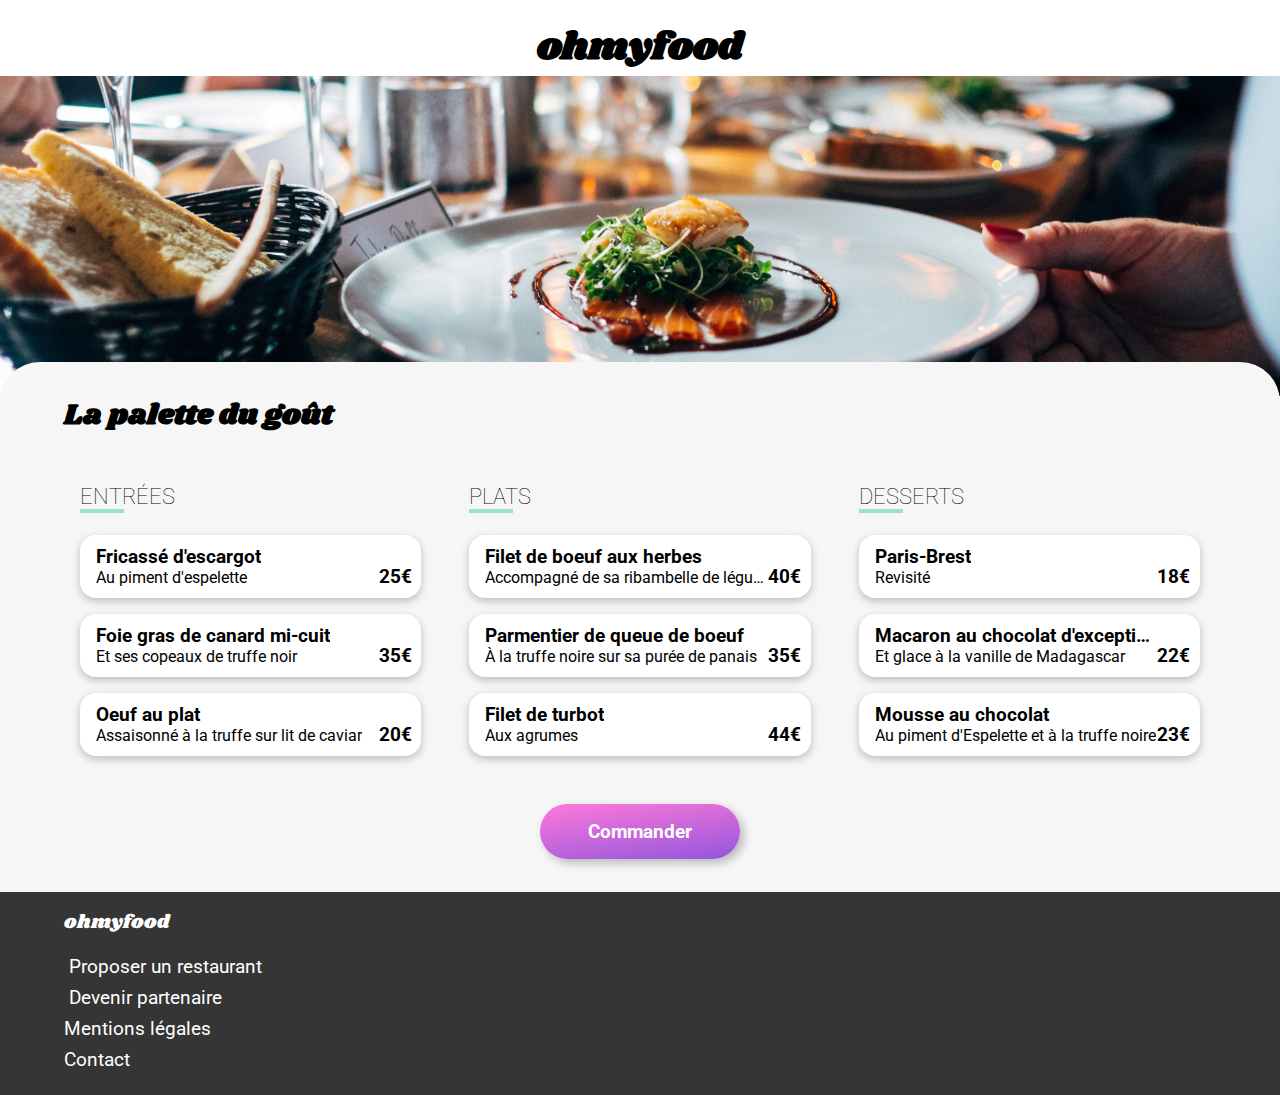
<file: menu1.html>
<!doctype html>
<html lang="fr">

<head>
    <meta name="viewport" content="width=device-width, initial-scale=1">
    <meta charset="utf-8">
    <title>Oh My Food !</title>
    <link rel="stylesheet" href="./style.css">

    <link rel="preconnect" href="https://fonts.googleapis.com">
    <link rel="preconnect" href="https://fonts.gstatic.com" crossorigin>
    <link href="https://fonts.googleapis.com/css2?family=Roboto:wght@300;400;500;700&family=Shrikhand&display=swap"
        rel="stylesheet">

    <link rel="stylesheet" href="https://use.fontawesome.com/releases/v5.15.4/css/all.css"
        integrity="sha384-DyZ88mC6Up2uqS4h/KRgHuoeGwBcD4Ng9SiP4dIRy0EXTlnuz47vAwmeGwVChigm" crossorigin="anonymous">
</head>

<body class="body">
    <header>
        <div class="logo_menu">
            <a href="index.html"><i class="fas fa-arrow-left"></i></a>
            <h1>ohmyfood</h1>
        </div>
    </header>

    <main>
        <div class="img_menu">
            <img src="../images/restaurants/jay-wennington-N_Y88TWmGwA-unsplash.jpg" alt="">
        </div>
        <div class="container_menu_menu">
            <div class="container_menu_width">
                <div class="menu_titre card_menu1">
                    <h2>La palette du goût</h2>
                    <div class="coeur coeur_menu">
                        <input type="checkbox">
                        <i class="far fa-heart fa-2x"></i>
                        <i class="fas fa-heart fa-2x"></i>
                    </div>
                </div>
                <div class="container_carte_carte">
                    <div class="container_carte card_menu1">
                        <h3>ENTRÉES</h3>
                        <div class="container_a_card">
                            <div class="card_menu ">
                                <a class="a_card_menu">
                                    <div class="card_menu_text">
                                        <div class="card_menu_text_text">
                                            <h4>Fricassé d'escargot</h4>
                                            <p>Au piment d'espelette</p>
                                        </div>
                                        <div class="card_menu_text_prix">
                                            25€
                                        </div>
                                    </div>


                                    <div class="icon_menu_slider">
                                        <i class="fas fa-check"></i>
                                    </div>
                                </a>
                            </div>


                            <div class="card_menu">
                                <a class="a_card_menu">
                                    <div class="card_menu_text">
                                        <div class="card_menu_text_text">
                                            <h4>Foie gras de canard mi-cuit</h4>
                                            <p>Et ses copeaux de truffe noir</p>
                                        </div>
                                        <div class="card_menu_text_prix">
                                            35€
                                        </div>
                                    </div>


                                    <div class="icon_menu_slider">
                                        <i class="fas fa-check"></i>
                                    </div>
                                </a>
                            </div>

                            <div class="card_menu">
                                <a class="a_card_menu">
                                    <div class="card_menu_text">
                                        <div class="card_menu_text_text">
                                            <h4>Oeuf au plat</h4>
                                            <p>Assaisonné à la truffe sur lit de caviar</p>
                                        </div>
                                        <div class="card_menu_text_prix">
                                            20€
                                        </div>
                                    </div>


                                    <div class="icon_menu_slider">
                                        <i class="fas fa-check"></i>
                                    </div>
                                </a>
                            </div>
                        </div>
                    </div>
                    <div class="container_carte card_menu2">
                        <h3>PLATS</h3>
                        <div class="container_a_card">
                            <div class="card_menu">
                                <a class="a_card_menu">
                                    <div class="card_menu_text">
                                        <div class="card_menu_text_text">
                                            <h4>Filet de boeuf aux herbes</h4>
                                            <p>Accompagné de sa ribambelle de légumes</p>
                                        </div>
                                        <div class="card_menu_text_prix">
                                            40€
                                        </div>
                                    </div>


                                    <div class="icon_menu_slider">
                                        <i class="fas fa-check"></i>
                                    </div>
                                </a>
                            </div>


                            <div class="card_menu">
                                <a class="a_card_menu">
                                    <div class="card_menu_text">
                                        <div class="card_menu_text_text">
                                            <h4>Parmentier de queue de boeuf</h4>
                                            <p>À la truffe noire sur sa purée de panais</p>
                                        </div>
                                        <div class="card_menu_text_prix">
                                            35€
                                        </div>
                                    </div>


                                    <div class="icon_menu_slider">
                                        <i class="fas fa-check"></i>
                                    </div>
                                </a>
                            </div>

                            <div class="card_menu">
                                <a class="a_card_menu">
                                    <div class="card_menu_text">
                                        <div class="card_menu_text_text">
                                            <h4>Filet de turbot</h4>
                                            <p>Aux agrumes</p>
                                        </div>
                                        <div class="card_menu_text_prix">
                                            44€
                                        </div>
                                    </div>


                                    <div class="icon_menu_slider">
                                        <i class="fas fa-check"></i>
                                    </div>
                                </a>
                            </div>
                        </div>
                    </div>
                    <div class="container_carte card_menu3">
                        <h3>DESSERTS</h3>
                        <div class="container_a_card">
                            <div class="card_menu">
                                <a class="a_card_menu">
                                    <div class="card_menu_text">
                                        <div class="card_menu_text_text">
                                            <h4>Paris-Brest</h4>
                                            <p>Revisité</p>
                                        </div>
                                        <div class="card_menu_text_prix">
                                            18€
                                        </div>
                                    </div>


                                    <div class="icon_menu_slider">
                                        <i class="fas fa-check"></i>
                                    </div>
                                </a>
                            </div>


                            <div class="card_menu">
                                <a class="a_card_menu">
                                    <div class="card_menu_text">
                                        <div class="card_menu_text_text">
                                            <h4>Macaron au chocolat d'exception</h4>
                                            <p>Et glace à la vanille de Madagascar</p>
                                        </div>
                                        <div class="card_menu_text_prix">
                                            22€
                                        </div>
                                    </div>


                                    <div class="icon_menu_slider">
                                        <i class="fas fa-check"></i>
                                    </div>
                                </a>
                            </div>

                            <div class="card_menu">
                                <a class="a_card_menu">
                                    <div class="card_menu_text">
                                        <div class="card_menu_text_text">
                                            <h4>Mousse au chocolat</h4>
                                            <p>Au piment d'Espelette et à la truffe noire</p>
                                        </div>
                                        <div class="card_menu_text_prix">
                                            23€
                                        </div>
                                    </div>


                                    <div class="icon_menu_slider">
                                        <i class="fas fa-check"></i>
                                    </div>
                                </a>
                            </div>
                        </div>


                    </div>
                </div>
                <div class="container_btn">
                    <a class="btn_commander">Commander</a>
                </div>
            </div>
        </div>

    </main>

    <footer>
        <div class="container_footer">
            <p class="footer_titre">ohmyfood</p>
            <div class="footer_text">
                <ul class="footer_ul">
                    <li class="footer_li">
                        <a href="#"><i class="fas fa-fw fa-utensils"></i>Proposer un restaurant</a>
                    </li>
                    <li class="footer_li">
                        <a href="#"><i class="fas fa-fw fa-hands-helping"></i>Devenir partenaire</a>
                    </li>
                    <li class="footer_li">
                        <a href="#">Mentions légales</a>
                    </li>
                    <li class="footer_li">
                        <a href="mailto:contact@ohmyfood.com">Contact</a>
                    </li>
                </ul>
            </div>
        </div>
    </footer>

</body>

</html>
</file>
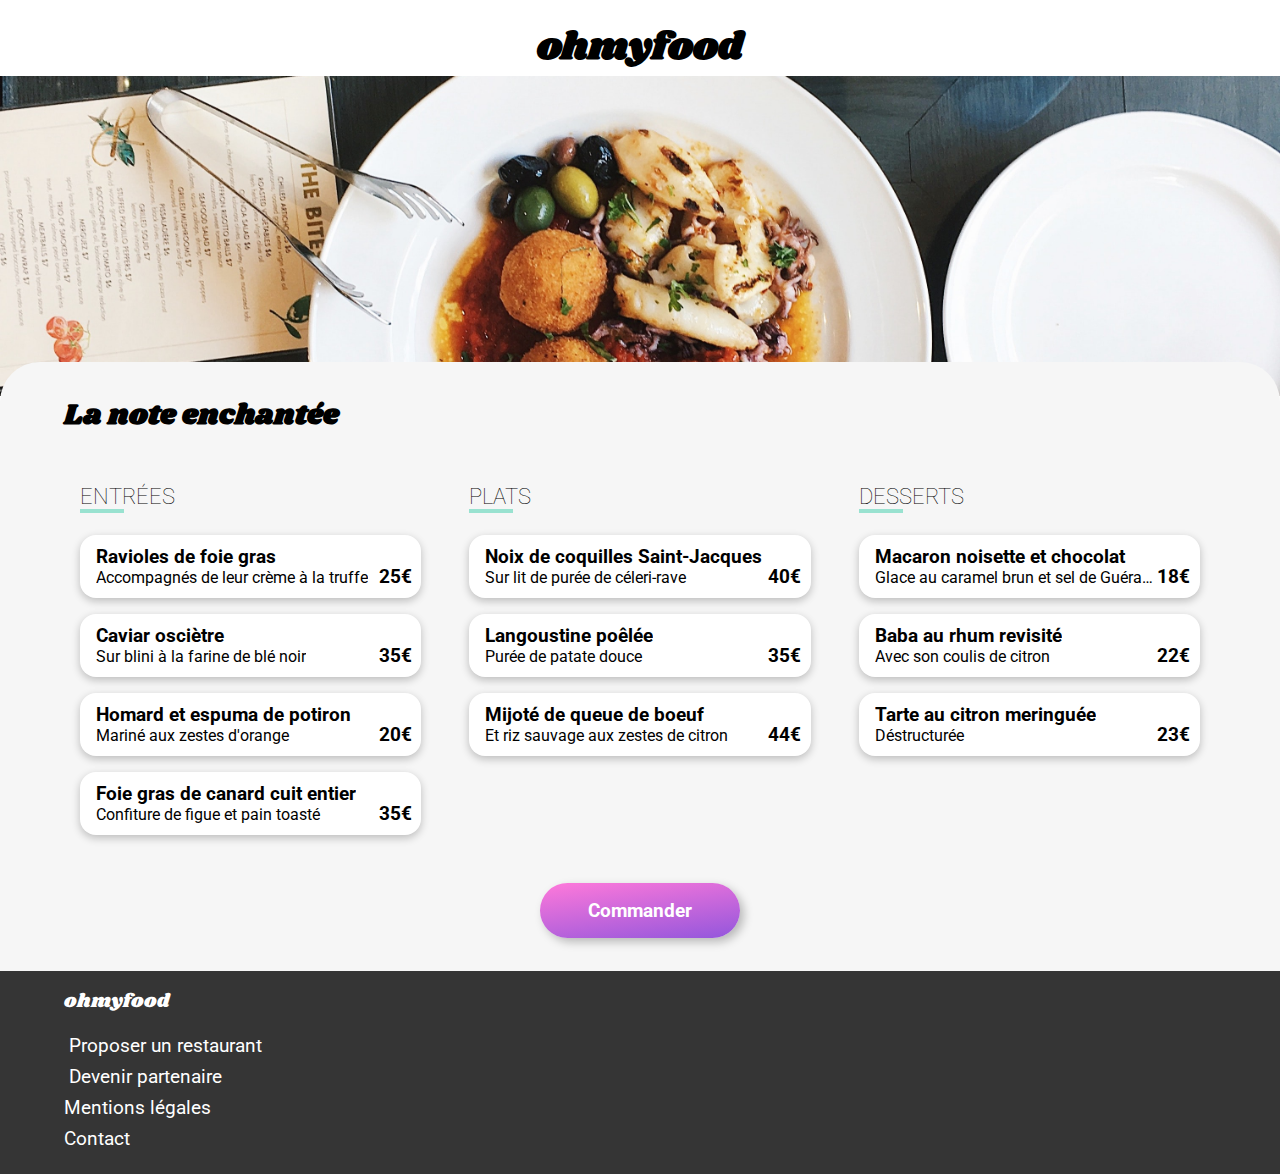
<file: menu2.html>
<!doctype html>
<html lang="fr">

<head>
    <meta name="viewport" content="width=device-width, initial-scale=1">
    <meta charset="utf-8">
    <title>Oh My Food !</title>
    <link rel="stylesheet" href="./style.css">

    <link rel="preconnect" href="https://fonts.googleapis.com">
    <link rel="preconnect" href="https://fonts.gstatic.com" crossorigin>
    <link href="https://fonts.googleapis.com/css2?family=Roboto:wght@300;400;500;700&family=Shrikhand&display=swap"
        rel="stylesheet">

    <link rel="stylesheet" href="https://use.fontawesome.com/releases/v5.15.4/css/all.css"
        integrity="sha384-DyZ88mC6Up2uqS4h/KRgHuoeGwBcD4Ng9SiP4dIRy0EXTlnuz47vAwmeGwVChigm" crossorigin="anonymous">
</head>

<body class="body">
    <header>
        <div class="logo_menu">
            <a href="index.html"><i class="fas fa-arrow-left"></i></a>
            <h1>ohmyfood</h1>
        </div>
    </header>

    <main>
        <div class="img_menu">
            <img src="../images/restaurants/stil-u2Lp8tXIcjw-unsplash.jpg" alt="">
        </div>
        <div class="container_menu_menu">
            <div class="container_menu_width">
                <div class="menu_titre">
                    <h2>La note enchantée</h2>
                    <div class="coeur coeur_menu">
                        <input type="checkbox">
                        <i class="far fa-heart fa-2x"></i>
                        <i class="fas fa-heart fa-2x"></i>
                    </div>
                </div>
                <div class="container_carte_carte">
                    <div class="container_carte card_menu1">
                        <h3>ENTRÉES</h3>
                        <div class="container_a_card">
                            <div class="card_menu">
                                <a class="a_card_menu">
                                    <div class="card_menu_text">
                                        <div class="card_menu_text_text">
                                            <h4>Ravioles de foie gras</h4>
                                            <p>Accompagnés de leur crème à la truffe</p>
                                        </div>
                                        <div class="card_menu_text_prix">
                                            25€
                                        </div>
                                    </div>


                                    <div class="icon_menu_slider">
                                        <i class="fas fa-check"></i>
                                    </div>
                                </a>
                            </div>


                            <div class="card_menu">
                                <a class="a_card_menu">
                                    <div class="card_menu_text">
                                        <div class="card_menu_text_text">
                                            <h4>Caviar osciètre</h4>
                                            <p>Sur blini à la farine de blé noir</p>
                                        </div>
                                        <div class="card_menu_text_prix">
                                            35€
                                        </div>
                                    </div>


                                    <div class="icon_menu_slider">
                                        <i class="fas fa-check"></i>
                                    </div>
                                </a>
                            </div>

                            <div class="card_menu">
                                <a class="a_card_menu">
                                    <div class="card_menu_text">
                                        <div class="card_menu_text_text">
                                            <h4>Homard et espuma de potiron</h4>
                                            <p>Mariné aux zestes d'orange</p>
                                        </div>
                                        <div class="card_menu_text_prix">
                                            20€
                                        </div>
                                    </div>


                                    <div class="icon_menu_slider">
                                        <i class="fas fa-check"></i>
                                    </div>
                                </a>
                            </div>

                            <div class="card_menu">
                                <a class="a_card_menu">
                                    <div class="card_menu_text">
                                        <div class="card_menu_text_text">
                                            <h4>Foie gras de canard cuit entier</h4>
                                            <p>Confiture de figue et pain toasté</p>
                                        </div>
                                        <div class="card_menu_text_prix">
                                            35€
                                        </div>
                                    </div>


                                    <div class="icon_menu_slider">
                                        <i class="fas fa-check"></i>
                                    </div>
                                </a>
                            </div>
                        </div>
                    </div>
                    <div class="container_carte card_menu2">
                        <h3>PLATS</h3>
                        <div class="container_a_card">
                            <div class="card_menu">
                                <a class="a_card_menu">
                                    <div class="card_menu_text">
                                        <div class="card_menu_text_text">
                                            <h4>Noix de coquilles Saint-Jacques</h4>
                                            <p>Sur lit de purée de céleri-rave</p>
                                        </div>
                                        <div class="card_menu_text_prix">
                                            40€
                                        </div>
                                    </div>


                                    <div class="icon_menu_slider">
                                        <i class="fas fa-check"></i>
                                    </div>
                                </a>
                            </div>


                            <div class="card_menu">
                                <a class="a_card_menu">
                                    <div class="card_menu_text">
                                        <div class="card_menu_text_text">
                                            <h4>Langoustine poêlée</h4>
                                            <p>Purée de patate douce</p>
                                        </div>
                                        <div class="card_menu_text_prix">
                                            35€
                                        </div>
                                    </div>


                                    <div class="icon_menu_slider">
                                        <i class="fas fa-check"></i>
                                    </div>
                                </a>
                            </div>

                            <div class="card_menu">
                                <a class="a_card_menu">
                                    <div class="card_menu_text">
                                        <div class="card_menu_text_text">
                                            <h4>Mijoté de queue de boeuf</h4>
                                            <p>Et riz sauvage aux zestes de citron</p>
                                        </div>
                                        <div class="card_menu_text_prix">
                                            44€
                                        </div>
                                    </div>


                                    <div class="icon_menu_slider">
                                        <i class="fas fa-check"></i>
                                    </div>
                                </a>
                            </div>
                        </div>
                    </div>

                    <div class="container_carte card_menu3">
                        <h3>DESSERTS</h3>
                        <div class="container_a_card">
                            <div class="card_menu">
                                <a class="a_card_menu">
                                    <div class="card_menu_text">
                                        <div class="card_menu_text_text">
                                            <h4>Macaron noisette et chocolat</h4>
                                            <p>Glace au caramel brun et sel de Guérande</p>
                                        </div>
                                        <div class="card_menu_text_prix">
                                            18€
                                        </div>
                                    </div>


                                    <div class="icon_menu_slider">
                                        <i class="fas fa-check"></i>
                                    </div>
                                </a>
                            </div>


                            <div class="card_menu">
                                <a class="a_card_menu">
                                    <div class="card_menu_text">
                                        <div class="card_menu_text_text">
                                            <h4>Baba au rhum revisité </h4>
                                            <p>Avec son coulis de citron</p>
                                        </div>
                                        <div class="card_menu_text_prix">
                                            22€
                                        </div>
                                    </div>


                                    <div class="icon_menu_slider">
                                        <i class="fas fa-check"></i>
                                    </div>
                                </a>
                            </div>

                            <div class="card_menu">
                                <a class="a_card_menu">
                                    <div class="card_menu_text">
                                        <div class="card_menu_text_text">
                                            <h4>Tarte au citron meringuée</h4>
                                            <p>Déstructurée</p>
                                        </div>
                                        <div class="card_menu_text_prix">
                                            23€
                                        </div>
                                    </div>


                                    <div class="icon_menu_slider">
                                        <i class="fas fa-check"></i>
                                    </div>
                                </a>
                            </div>
                        </div>


                    </div>
                </div>
                <div class="container_btn">
                    <a class="btn_commander">Commander</a>
                </div>
            </div>
        </div>

    </main>

    <footer>
        <div class="container_footer">
            <p class="footer_titre">ohmyfood</p>
            <div class="footer_text">
                <ul class="footer_ul">
                    <li class="footer_li">
                        <a href="#"><i class="fas fa-fw fa-utensils"></i>Proposer un restaurant</a>
                    </li>
                    <li class="footer_li">
                        <a href="#"><i class="fas fa-fw fa-hands-helping"></i>Devenir partenaire</a>
                    </li>
                    <li class="footer_li">
                        <a href="#">Mentions légales</a>
                    </li>
                    <li class="footer_li">
                        <a href="mailto:contact@ohmyfood.com">Contact</a>
                    </li>
                </ul>
            </div>
        </div>
    </footer>

</body>

</html>
</file>
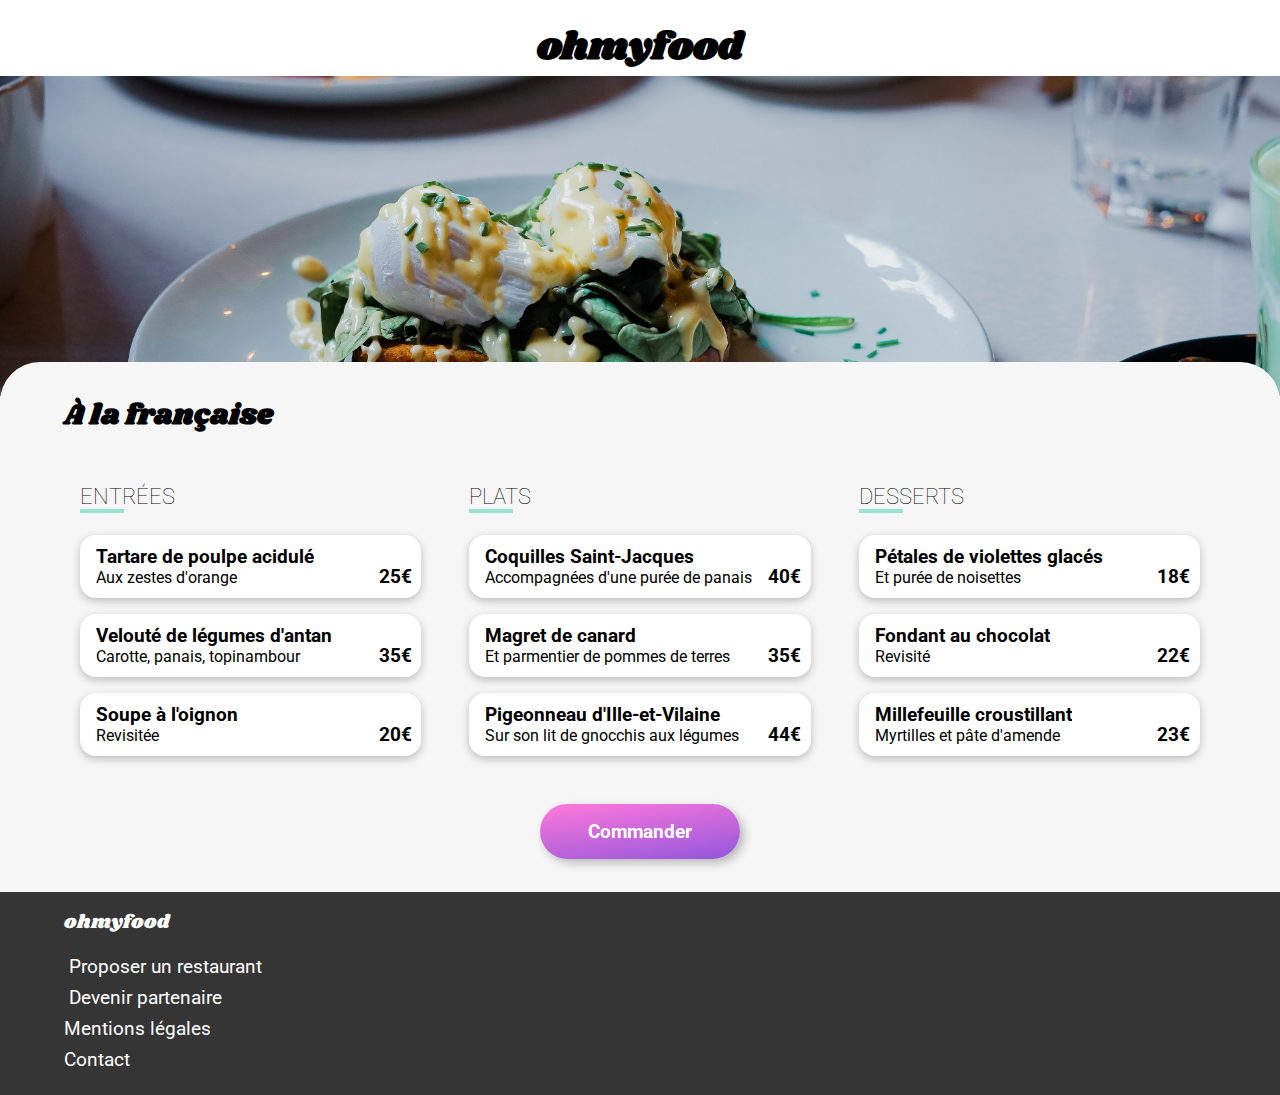
<file: menu3.html>
<!doctype html>
<html lang="fr">

<head>
    <meta name="viewport" content="width=device-width, initial-scale=1">
    <meta charset="utf-8">
    <title>Oh My Food !</title>
    <link rel="stylesheet" href="./style.css">

    <link rel="preconnect" href="https://fonts.googleapis.com">
    <link rel="preconnect" href="https://fonts.gstatic.com" crossorigin>
    <link href="https://fonts.googleapis.com/css2?family=Roboto:wght@300;400;500;700&family=Shrikhand&display=swap"
        rel="stylesheet">

    <link rel="stylesheet" href="https://use.fontawesome.com/releases/v5.15.4/css/all.css"
        integrity="sha384-DyZ88mC6Up2uqS4h/KRgHuoeGwBcD4Ng9SiP4dIRy0EXTlnuz47vAwmeGwVChigm" crossorigin="anonymous">
</head>

<body class="body">
    <header>
        <div class="logo_menu">
            <a href="index.html"><i class="fas fa-arrow-left"></i></a>
            <h1>ohmyfood</h1>
        </div>
    </header>

    <main>
        <div class="img_menu">
            <img src="../images/restaurants/toa-heftiba-DQKerTsQwi0-unsplash.jpg" alt="">
        </div>
        <div class="container_menu_menu">
            <div class="container_menu_width">
                <div class="menu_titre">
                    <h2>À la française</h2>
                    <div class="coeur coeur_menu">
                        <input type="checkbox">
                        <i class="far fa-heart fa-2x"></i>
                        <i class="fas fa-heart fa-2x"></i>
                    </div>
                </div>
                <div class="container_carte_carte">
                    <div class="container_carte card_menu1">
                        <h3>ENTRÉES</h3>
                        <div class="container_a_card">
                            <div class="card_menu">
                                <a class="a_card_menu">
                                    <div class="card_menu_text">
                                        <div class="card_menu_text_text">
                                            <h4>Tartare de poulpe acidulé</h4>
                                            <p>Aux zestes d'orange</p>
                                        </div>
                                        <div class="card_menu_text_prix">
                                            25€
                                        </div>
                                    </div>


                                    <div class="icon_menu_slider">
                                        <i class="fas fa-check"></i>
                                    </div>
                                </a>
                            </div>


                            <div class="card_menu">
                                <a class="a_card_menu">
                                    <div class="card_menu_text">
                                        <div class="card_menu_text_text">
                                            <h4>Velouté de légumes d'antan</h4>
                                            <p>Carotte, panais, topinambour</p>
                                        </div>
                                        <div class="card_menu_text_prix">
                                            35€
                                        </div>
                                    </div>


                                    <div class="icon_menu_slider">
                                        <i class="fas fa-check"></i>
                                    </div>
                                </a>
                            </div>

                            <div class="card_menu">
                                <a class="a_card_menu">
                                    <div class="card_menu_text">
                                        <div class="card_menu_text_text">
                                            <h4>Soupe à l'oignon</h4>
                                            <p>Revisitée</p>
                                        </div>
                                        <div class="card_menu_text_prix">
                                            20€
                                        </div>
                                    </div>


                                    <div class="icon_menu_slider">
                                        <i class="fas fa-check"></i>
                                    </div>
                                </a>
                            </div>
                        </div>
                    </div>
                    <div class="container_carte card_menu2">
                        <h3>PLATS</h3>
                        <div class="container_a_card">
                            <div class="card_menu">
                                <a class="a_card_menu">
                                    <div class="card_menu_text">
                                        <div class="card_menu_text_text">
                                            <h4>Coquilles Saint-Jacques</h4>
                                            <p>Accompagnées d'une purée de panais</p>
                                        </div>
                                        <div class="card_menu_text_prix">
                                            40€
                                        </div>
                                    </div>


                                    <div class="icon_menu_slider">
                                        <i class="fas fa-check"></i>
                                    </div>
                                </a>
                            </div>


                            <div class="card_menu">
                                <a class="a_card_menu">
                                    <div class="card_menu_text">
                                        <div class="card_menu_text_text">
                                            <h4>Magret de canard</h4>
                                            <p>Et parmentier de pommes de terres</p>
                                        </div>
                                        <div class="card_menu_text_prix">
                                            35€
                                        </div>
                                    </div>


                                    <div class="icon_menu_slider">
                                        <i class="fas fa-check"></i>
                                    </div>
                                </a>
                            </div>

                            <div class="card_menu">
                                <a class="a_card_menu">
                                    <div class="card_menu_text">
                                        <div class="card_menu_text_text">
                                            <h4>Pigeonneau d'Ille-et-Vilaine</h4>
                                            <p>Sur son lit de gnocchis aux légumes</p>
                                        </div>
                                        <div class="card_menu_text_prix">
                                            44€
                                        </div>
                                    </div>


                                    <div class="icon_menu_slider">
                                        <i class="fas fa-check"></i>
                                    </div>
                                </a>
                            </div>
                        </div>
                    </div>
                    <div class="container_carte card_menu3">
                        <h3>DESSERTS</h3>
                        <div class="container_a_card">
                            <div class="card_menu">
                                <a class="a_card_menu">
                                    <div class="card_menu_text">
                                        <div class="card_menu_text_text">
                                            <h4>Pétales de violettes glacés</h4>
                                            <p>Et purée de noisettes</p>
                                        </div>
                                        <div class="card_menu_text_prix">
                                            18€
                                        </div>
                                    </div>


                                    <div class="icon_menu_slider">
                                        <i class="fas fa-check"></i>
                                    </div>
                                </a>
                            </div>


                            <div class="card_menu">
                                <a class="a_card_menu">
                                    <div class="card_menu_text">
                                        <div class="card_menu_text_text">
                                            <h4>Fondant au chocolat</h4>
                                            <p>Revisité</p>
                                        </div>
                                        <div class="card_menu_text_prix">
                                            22€
                                        </div>
                                    </div>


                                    <div class="icon_menu_slider">
                                        <i class="fas fa-check"></i>
                                    </div>
                                </a>
                            </div>

                            <div class="card_menu">
                                <a class="a_card_menu">
                                    <div class="card_menu_text">
                                        <div class="card_menu_text_text">
                                            <h4>Millefeuille croustillant</h4>
                                            <p>Myrtilles et pâte d'amende</p>
                                        </div>
                                        <div class="card_menu_text_prix">
                                            23€
                                        </div>
                                    </div>


                                    <div class="icon_menu_slider">
                                        <i class="fas fa-check"></i>
                                    </div>
                                </a>
                            </div>
                        </div>


                    </div>
                </div>
                <div class="container_btn">
                    <a class="btn_commander">Commander</a>
                </div>
            </div>
        </div>
    </main>

    <footer>
        <div class="container_footer">
            <p class="footer_titre">ohmyfood</p>
            <div class="footer_text">
                <ul class="footer_ul">
                    <li class="footer_li">
                        <a href="#"><i class="fas fa-fw fa-utensils"></i>Proposer un restaurant</a>
                    </li>
                    <li class="footer_li">
                        <a href="#"><i class="fas fa-fw fa-hands-helping"></i>Devenir partenaire</a>
                    </li>
                    <li class="footer_li">
                        <a href="#">Mentions légales</a>
                    </li>
                    <li class="footer_li">
                        <a href="mailto:contact@ohmyfood.com">Contact</a>
                    </li>
                </ul>
            </div>
        </div>
    </footer>

</body>

</html>
</file>
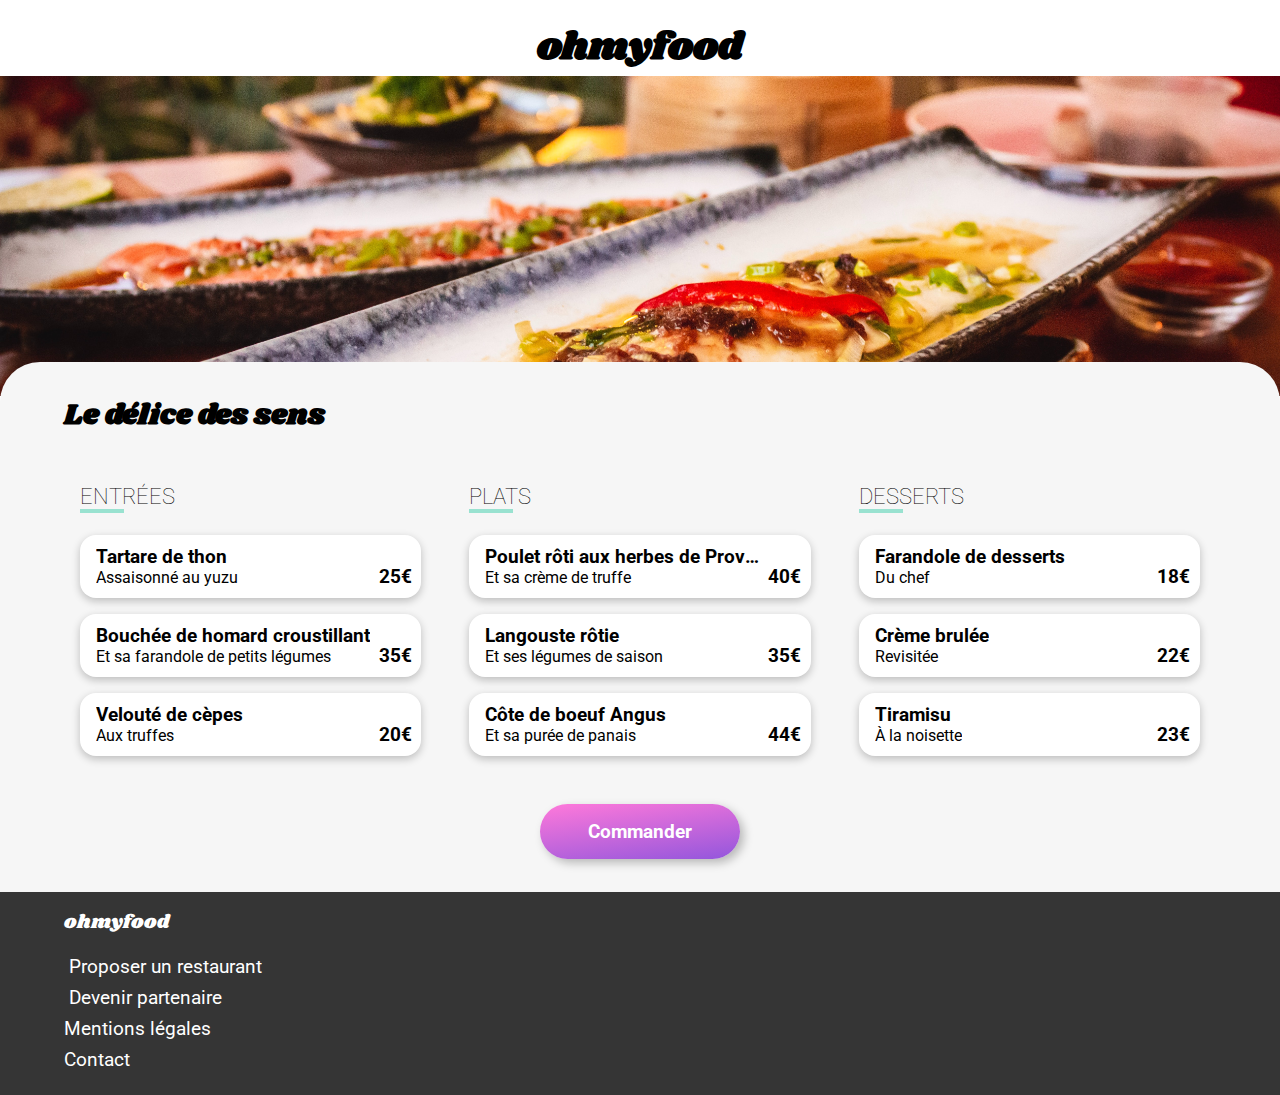
<file: menu4.html>
<!doctype html>
<html lang="fr">

<head>
    <meta name="viewport" content="width=device-width, initial-scale=1">
    <meta charset="utf-8">
    <title>Oh My Food !</title>
    <link rel="stylesheet" href="./style.css">

    <link rel="preconnect" href="https://fonts.googleapis.com">
    <link rel="preconnect" href="https://fonts.gstatic.com" crossorigin>
    <link href="https://fonts.googleapis.com/css2?family=Roboto:wght@300;400;500;700&family=Shrikhand&display=swap"
        rel="stylesheet">

    <link rel="stylesheet" href="https://use.fontawesome.com/releases/v5.15.4/css/all.css"
        integrity="sha384-DyZ88mC6Up2uqS4h/KRgHuoeGwBcD4Ng9SiP4dIRy0EXTlnuz47vAwmeGwVChigm" crossorigin="anonymous">
</head>

<body class="body">
    <header>
        <div class="logo_menu">
            <a href="index.html"><i class="fas fa-arrow-left"></i></a>
            <h1>ohmyfood</h1>
        </div>
    </header>

    <main>
        <div class="img_menu">
            <img src="../images/restaurants/louis-hansel-shotsoflouis-qNBGVyOCY8Q-unsplash.jpg" alt="">
        </div>
        <div class="container_menu_menu">
            <div class="container_menu_width">
                <div class="menu_titre">
                    <h2>Le délice des sens</h2>
                    <div class="coeur coeur_menu">
                        <input type="checkbox">
                        <i class="far fa-heart fa-2x"></i>
                        <i class="fas fa-heart fa-2x"></i>
                    </div>
                </div>
                <div class="container_carte_carte">
                    <div class="container_carte card_menu1">
                        <h3>ENTRÉES</h3>
                        <div class="container_a_card">
                            <div class="card_menu">
                                <a class="a_card_menu">
                                    <div class="card_menu_text">
                                        <div class="card_menu_text_text">
                                            <h4>Tartare de thon</h4>
                                            <p>Assaisonné au yuzu</p>
                                        </div>
                                        <div class="card_menu_text_prix">
                                            25€
                                        </div>
                                    </div>


                                    <div class="icon_menu_slider">
                                        <i class="fas fa-check"></i>
                                    </div>
                                </a>
                            </div>


                            <div class="card_menu">
                                <a class="a_card_menu">
                                    <div class="card_menu_text">
                                        <div class="card_menu_text_text">
                                            <h4>Bouchée de homard croustillant</h4>
                                            <p>Et sa farandole de petits légumes</p>
                                        </div>
                                        <div class="card_menu_text_prix">
                                            35€
                                        </div>
                                    </div>


                                    <div class="icon_menu_slider">
                                        <i class="fas fa-check"></i>
                                    </div>
                                </a>
                            </div>

                            <div class="card_menu">
                                <a class="a_card_menu">
                                    <div class="card_menu_text">
                                        <div class="card_menu_text_text">
                                            <h4>Velouté de cèpes</h4>
                                            <p>Aux truffes</p>
                                        </div>
                                        <div class="card_menu_text_prix">
                                            20€
                                        </div>
                                    </div>


                                    <div class="icon_menu_slider">
                                        <i class="fas fa-check"></i>
                                    </div>
                                </a>
                            </div>
                        </div>
                    </div>
                    <div class="container_carte card_menu2">
                        <h3>PLATS</h3>
                        <div class="container_a_card">
                            <div class="card_menu">
                                <a class="a_card_menu">
                                    <div class="card_menu_text">
                                        <div class="card_menu_text_text">
                                            <h4>Poulet rôti aux herbes de Provence</h4>
                                            <p>Et sa crème de truffe</p>
                                        </div>
                                        <div class="card_menu_text_prix">
                                            40€
                                        </div>
                                    </div>


                                    <div class="icon_menu_slider">
                                        <i class="fas fa-check"></i>
                                    </div>
                                </a>
                            </div>


                            <div class="card_menu">
                                <a class="a_card_menu">
                                    <div class="card_menu_text">
                                        <div class="card_menu_text_text">
                                            <h4>Langouste rôtie</h4>
                                            <p>Et ses légumes de saison</p>
                                        </div>
                                        <div class="card_menu_text_prix">
                                            35€
                                        </div>
                                    </div>


                                    <div class="icon_menu_slider">
                                        <i class="fas fa-check"></i>
                                    </div>
                                </a>
                            </div>

                            <div class="card_menu">
                                <a class="a_card_menu">
                                    <div class="card_menu_text">
                                        <div class="card_menu_text_text">
                                            <h4>Côte de boeuf Angus</h4>
                                            <p>Et sa purée de panais</p>
                                        </div>
                                        <div class="card_menu_text_prix">
                                            44€
                                        </div>
                                    </div>


                                    <div class="icon_menu_slider">
                                        <i class="fas fa-check"></i>
                                    </div>
                                </a>
                            </div>
                        </div>
                    </div>
                    <div class="container_carte card_menu3">
                        <h3>DESSERTS</h3>
                        <div class="container_a_card">
                            <div class="card_menu">
                                <a class="a_card_menu">
                                    <div class="card_menu_text">
                                        <div class="card_menu_text_text">
                                            <h4>Farandole de desserts</h4>
                                            <p>Du chef</p>
                                        </div>
                                        <div class="card_menu_text_prix">
                                            18€
                                        </div>
                                    </div>


                                    <div class="icon_menu_slider">
                                        <i class="fas fa-check"></i>
                                    </div>
                                </a>
                            </div>


                            <div class="card_menu">
                                <a class="a_card_menu">
                                    <div class="card_menu_text">
                                        <div class="card_menu_text_text">
                                            <h4>Crème brulée</h4>
                                            <p>Revisitée</p>
                                        </div>
                                        <div class="card_menu_text_prix">
                                            22€
                                        </div>
                                    </div>


                                    <div class="icon_menu_slider">
                                        <i class="fas fa-check"></i>
                                    </div>
                                </a>
                            </div>

                            <div class="card_menu">
                                <a class="a_card_menu">
                                    <div class="card_menu_text">
                                        <div class="card_menu_text_text">
                                            <h4>Tiramisu</h4>
                                            <p>À la noisette</p>
                                        </div>
                                        <div class="card_menu_text_prix">
                                            23€
                                        </div>
                                    </div>


                                    <div class="icon_menu_slider">
                                        <i class="fas fa-check"></i>
                                    </div>
                                </a>
                            </div>
                        </div>
                    </div>




                </div>
                <div class="container_btn">
                    <a class="btn_commander">Commander</a>
                </div>
            </div>
        </div>
    </main>

    <footer>
        <div class="container_footer">
            <p class="footer_titre">ohmyfood</p>
            <div class="footer_text">
                <ul class="footer_ul">
                    <li class="footer_li">
                        <a href="#"><i class="fas fa-fw fa-utensils"></i>Proposer un restaurant</a>
                    </li>
                    <li class="footer_li">
                        <a href="#"><i class="fas fa-fw fa-hands-helping"></i>Devenir partenaire</a>
                    </li>
                    <li class="footer_li">
                        <a href="#">Mentions légales</a>
                    </li>
                    <li class="footer_li">
                        <a href="mailto:contact@ohmyfood.com">Contact</a>
                    </li>
                </ul>
            </div>
        </div>
    </footer>

</body>

</html>
</file>
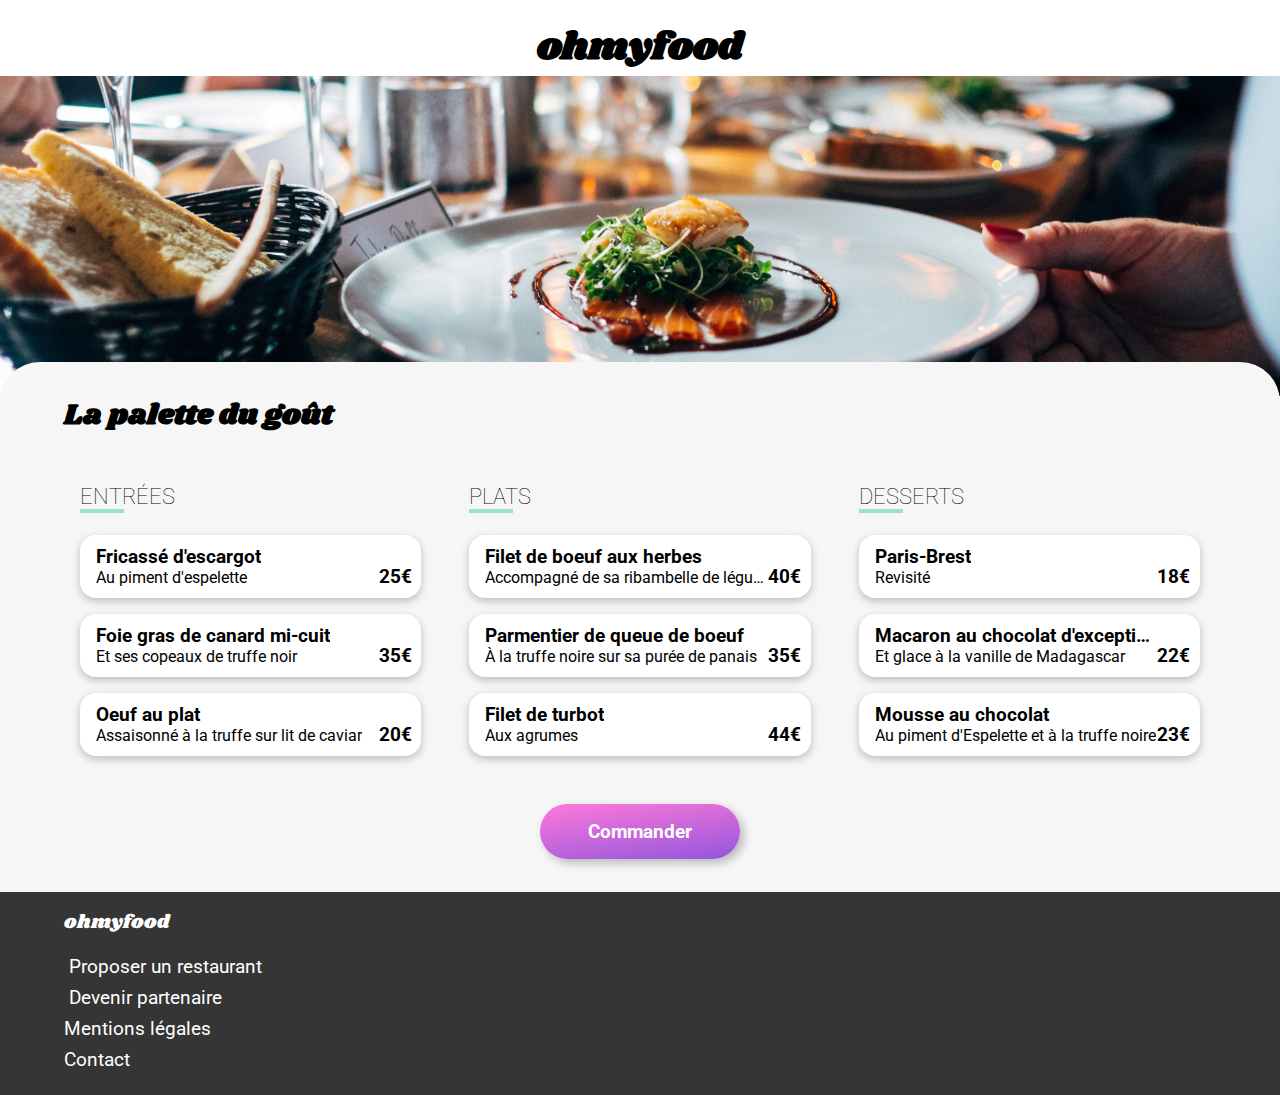
<file: html/menu1.html>
<!doctype html>
<html lang="fr">

<head>
    <meta name="viewport" content="width=device-width, initial-scale=1">
    <meta charset="utf-8">
    <title>Oh My Food !</title>
    <link rel="stylesheet" href="../style.css">

    <link rel="preconnect" href="https://fonts.googleapis.com">
    <link rel="preconnect" href="https://fonts.gstatic.com" crossorigin>
    <link href="https://fonts.googleapis.com/css2?family=Roboto:wght@300;400;500;700&family=Shrikhand&display=swap" rel="stylesheet">

    <link rel="stylesheet" href="https://use.fontawesome.com/releases/v5.15.4/css/all.css"
        integrity="sha384-DyZ88mC6Up2uqS4h/KRgHuoeGwBcD4Ng9SiP4dIRy0EXTlnuz47vAwmeGwVChigm" crossorigin="anonymous">
</head>

<body class="body">
    <header>
        <div class="logo_menu">
            <a href="index.html"><i class="fas fa-arrow-left"></i></a>
            <h1>ohmyfood</h1>
        </div>
    </header>

    <main>
        <div class="img_menu">
            <img src="../images/restaurants/jay-wennington-N_Y88TWmGwA-unsplash.jpg" alt="">
        </div>
        <div class="container_menu_menu">
            <div class="container_menu_width">
                <div class="menu_titre card_menu1">
                    <h2>La palette du goût</h2>
                    <div class="coeur coeur_menu">
                        <input type="checkbox">
                        <i class="far fa-heart fa-2x"></i>
                        <i class="fas fa-heart fa-2x"></i>
                    </div>
                </div>
                <div class="container_carte_carte">
                    <div class="container_carte card_menu1">
                        <h3>ENTRÉES</h3>
                        <div class="container_a_card">
                            <div class="card_menu ">
                                <a class="a_card_menu">
                                    <div class="card_menu_text">
                                        <div class="card_menu_text_text">
                                            <h4>Fricassé d'escargot</h4>
                                            <p>Au piment d'espelette</p>
                                        </div>
                                        <div class="card_menu_text_prix">
                                            25€
                                        </div>
                                    </div>


                                    <div class="icon_menu_slider">
                                        <i class="fas fa-check"></i>
                                    </div>
                                </a>
                            </div>


                            <div class="card_menu">
                                <a class="a_card_menu">
                                    <div class="card_menu_text">
                                        <div class="card_menu_text_text">
                                            <h4>Foie gras de canard mi-cuit</h4>
                                            <p>Et ses copeaux de truffe noir</p>
                                        </div>
                                        <div class="card_menu_text_prix">
                                            35€
                                        </div>
                                    </div>


                                    <div class="icon_menu_slider">
                                        <i class="fas fa-check"></i>
                                    </div>
                                </a>
                            </div>

                            <div class="card_menu">
                                <a class="a_card_menu">
                                    <div class="card_menu_text">
                                        <div class="card_menu_text_text">
                                            <h4>Oeuf au plat</h4>
                                            <p>Assaisonné à la truffe sur lit de caviar</p>
                                        </div>
                                        <div class="card_menu_text_prix">
                                            20€
                                        </div>
                                    </div>


                                    <div class="icon_menu_slider">
                                        <i class="fas fa-check"></i>
                                    </div>
                                </a>
                            </div>
                        </div>
                    </div>
                    <div class="container_carte card_menu2">
                        <h3>PLATS</h3>
                        <div class="container_a_card">
                            <div class="card_menu">
                                <a class="a_card_menu">
                                    <div class="card_menu_text">
                                        <div class="card_menu_text_text">
                                            <h4>Filet de boeuf aux herbes</h4>
                                            <p>Accompagné de sa ribambelle de légumes</p>
                                        </div>
                                        <div class="card_menu_text_prix">
                                            40€
                                        </div>
                                    </div>


                                    <div class="icon_menu_slider">
                                        <i class="fas fa-check"></i>
                                    </div>
                                </a>
                            </div>


                            <div class="card_menu">
                                <a class="a_card_menu">
                                    <div class="card_menu_text">
                                        <div class="card_menu_text_text">
                                            <h4>Parmentier de queue de boeuf</h4>
                                            <p>À la truffe noire sur sa purée de panais</p>
                                        </div>
                                        <div class="card_menu_text_prix">
                                            35€
                                        </div>
                                    </div>


                                    <div class="icon_menu_slider">
                                        <i class="fas fa-check"></i>
                                    </div>
                                </a>
                            </div>

                            <div class="card_menu">
                                <a class="a_card_menu">
                                    <div class="card_menu_text">
                                        <div class="card_menu_text_text">
                                            <h4>Filet de turbot</h4>
                                            <p>Aux agrumes</p>
                                        </div>
                                        <div class="card_menu_text_prix">
                                            44€
                                        </div>
                                    </div>


                                    <div class="icon_menu_slider">
                                        <i class="fas fa-check"></i>
                                    </div>
                                </a>
                            </div>
                        </div>
                    </div>
                    <div class="container_carte card_menu3">
                        <h3>DESSERTS</h3>
                        <div class="container_a_card">
                            <div class="card_menu">
                                <a class="a_card_menu">
                                    <div class="card_menu_text">
                                        <div class="card_menu_text_text">
                                            <h4>Paris-Brest</h4>
                                            <p>Revisité</p>
                                        </div>
                                        <div class="card_menu_text_prix">
                                            18€
                                        </div>
                                    </div>


                                    <div class="icon_menu_slider">
                                        <i class="fas fa-check"></i>
                                    </div>
                                </a>
                            </div>


                            <div class="card_menu">
                                <a class="a_card_menu">
                                    <div class="card_menu_text">
                                        <div class="card_menu_text_text">
                                            <h4>Macaron au chocolat d'exception</h4>
                                            <p>Et glace à la vanille de Madagascar</p>
                                        </div>
                                        <div class="card_menu_text_prix">
                                            22€
                                        </div>
                                    </div>


                                    <div class="icon_menu_slider">
                                        <i class="fas fa-check"></i>
                                    </div>
                                </a>
                            </div>

                            <div class="card_menu">
                                <a class="a_card_menu">
                                    <div class="card_menu_text">
                                        <div class="card_menu_text_text">
                                            <h4>Mousse au chocolat</h4>
                                            <p>Au piment d'Espelette et à la truffe noire</p>
                                        </div>
                                        <div class="card_menu_text_prix">
                                            23€
                                        </div>
                                    </div>


                                    <div class="icon_menu_slider">
                                        <i class="fas fa-check"></i>
                                    </div>
                                </a>
                            </div>
                        </div>


                    </div>
                </div>
                <div class="container_btn">
                    <a class="btn_commander">Commander</a>
                </div>
            </div>
        </div>

    </main>

    <footer>
        <div class="container_footer">
            <p class="footer_titre">ohmyfood</p>
            <div class="footer_text">
                <ul class="footer_ul">
                    <li class="footer_li">
                        <a href="#"><i class="fas fa-fw fa-utensils"></i>Proposer un restaurant</a>
                    </li>
                    <li class="footer_li">
                        <a href="#"><i class="fas fa-fw fa-hands-helping"></i>Devenir partenaire</a>
                    </li>
                    <li class="footer_li">
                        <a href="#">Mentions légales</a>
                    </li>
                    <li class="footer_li">
                        <a href="mailto:contact@ohmyfood.com">Contact</a>
                    </li>
                </ul>
            </div>
        </div>
    </footer>

</body>

</html>
</file>
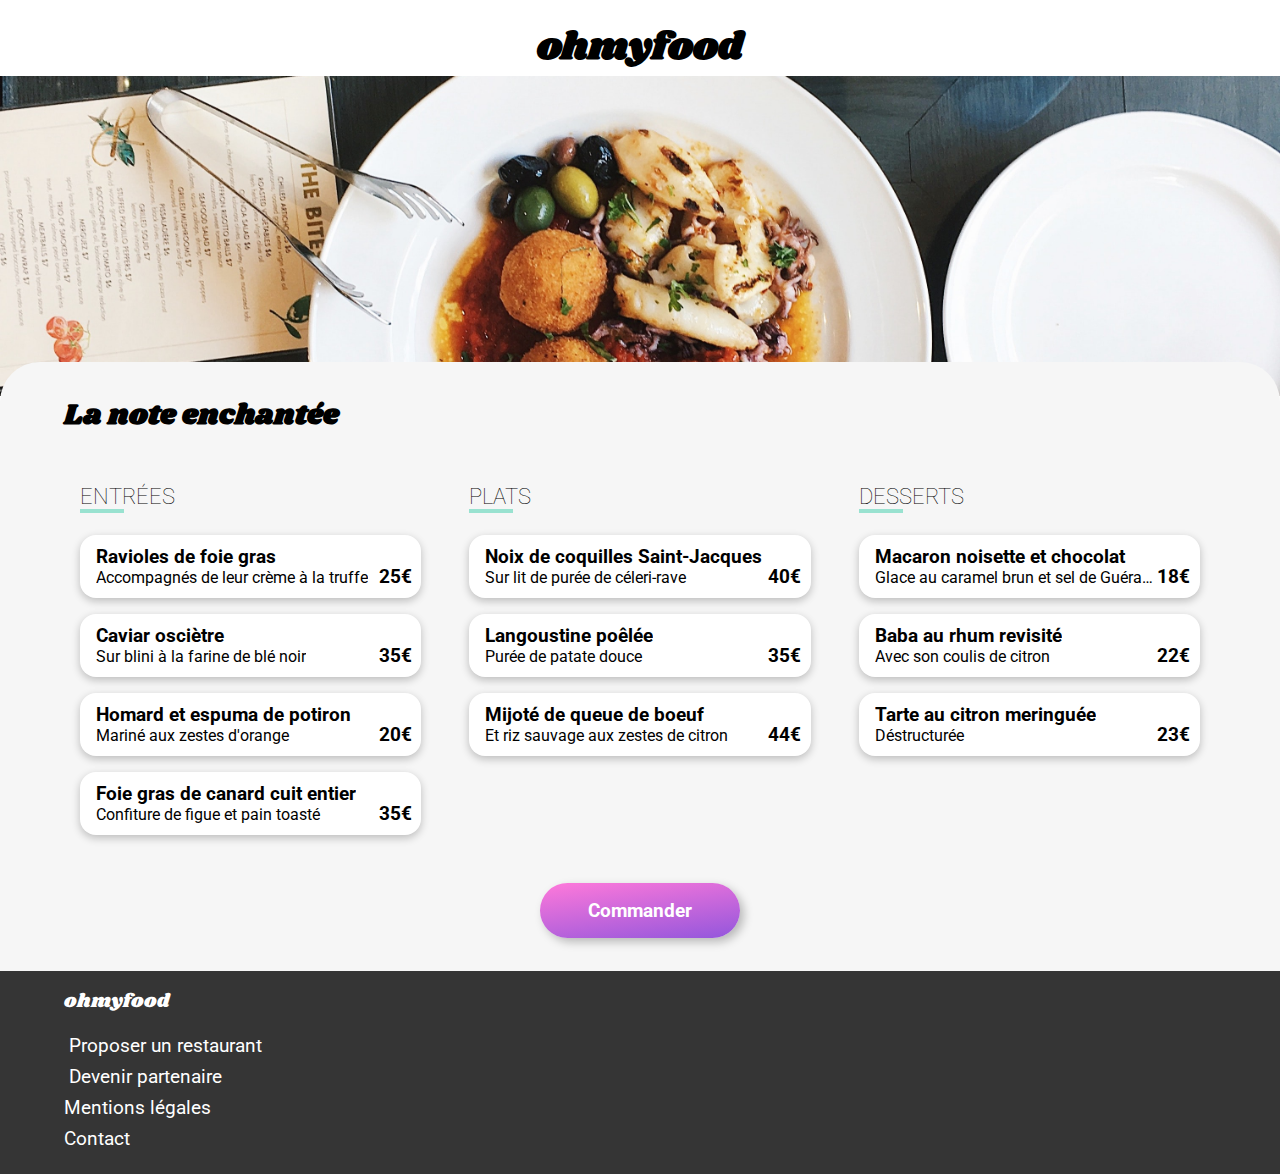
<file: html/menu2.html>
<!doctype html>
<html lang="fr">

<head>
    <meta name="viewport" content="width=device-width, initial-scale=1">
    <meta charset="utf-8">
    <title>Oh My Food !</title>
    <link rel="stylesheet" href="../style.css">

    <link rel="preconnect" href="https://fonts.googleapis.com">
    <link rel="preconnect" href="https://fonts.gstatic.com" crossorigin>
    <link href="https://fonts.googleapis.com/css2?family=Roboto:wght@300;400;500;700&family=Shrikhand&display=swap"
        rel="stylesheet">

    <link rel="stylesheet" href="https://use.fontawesome.com/releases/v5.15.4/css/all.css"
        integrity="sha384-DyZ88mC6Up2uqS4h/KRgHuoeGwBcD4Ng9SiP4dIRy0EXTlnuz47vAwmeGwVChigm" crossorigin="anonymous">
</head>

<body class="body">
    <header>
        <div class="logo_menu">
            <a href="index.html"><i class="fas fa-arrow-left"></i></a>
            <h1>ohmyfood</h1>
        </div>
    </header>

    <main>
        <div class="img_menu">
            <img src="../images/restaurants/stil-u2Lp8tXIcjw-unsplash.jpg" alt="">
        </div>
        <div class="container_menu_menu">
            <div class="container_menu_width">
                <div class="menu_titre">
                    <h2>La note enchantée</h2>
                    <div class="coeur coeur_menu">
                        <input type="checkbox">
                        <i class="far fa-heart fa-2x"></i>
                        <i class="fas fa-heart fa-2x"></i>
                    </div>
                </div>
                <div class="container_carte_carte">
                    <div class="container_carte card_menu1">
                        <h3>ENTRÉES</h3>
                        <div class="container_a_card">
                            <div class="card_menu">
                                <a class="a_card_menu">
                                    <div class="card_menu_text">
                                        <div class="card_menu_text_text">
                                            <h4>Ravioles de foie gras</h4>
                                            <p>Accompagnés de leur crème à la truffe</p>
                                        </div>
                                        <div class="card_menu_text_prix">
                                            25€
                                        </div>
                                    </div>


                                    <div class="icon_menu_slider">
                                        <i class="fas fa-check"></i>
                                    </div>
                                </a>
                            </div>


                            <div class="card_menu">
                                <a class="a_card_menu">
                                    <div class="card_menu_text">
                                        <div class="card_menu_text_text">
                                            <h4>Caviar osciètre</h4>
                                            <p>Sur blini à la farine de blé noir</p>
                                        </div>
                                        <div class="card_menu_text_prix">
                                            35€
                                        </div>
                                    </div>


                                    <div class="icon_menu_slider">
                                        <i class="fas fa-check"></i>
                                    </div>
                                </a>
                            </div>

                            <div class="card_menu">
                                <a class="a_card_menu">
                                    <div class="card_menu_text">
                                        <div class="card_menu_text_text">
                                            <h4>Homard et espuma de potiron</h4>
                                            <p>Mariné aux zestes d'orange</p>
                                        </div>
                                        <div class="card_menu_text_prix">
                                            20€
                                        </div>
                                    </div>


                                    <div class="icon_menu_slider">
                                        <i class="fas fa-check"></i>
                                    </div>
                                </a>
                            </div>

                            <div class="card_menu">
                                <a class="a_card_menu">
                                    <div class="card_menu_text">
                                        <div class="card_menu_text_text">
                                            <h4>Foie gras de canard cuit entier</h4>
                                            <p>Confiture de figue et pain toasté</p>
                                        </div>
                                        <div class="card_menu_text_prix">
                                            35€
                                        </div>
                                    </div>


                                    <div class="icon_menu_slider">
                                        <i class="fas fa-check"></i>
                                    </div>
                                </a>
                            </div>
                        </div>
                    </div>
                    <div class="container_carte card_menu2">
                        <h3>PLATS</h3>
                        <div class="container_a_card">
                            <div class="card_menu">
                                <a class="a_card_menu">
                                    <div class="card_menu_text">
                                        <div class="card_menu_text_text">
                                            <h4>Noix de coquilles Saint-Jacques</h4>
                                            <p>Sur lit de purée de céleri-rave</p>
                                        </div>
                                        <div class="card_menu_text_prix">
                                            40€
                                        </div>
                                    </div>


                                    <div class="icon_menu_slider">
                                        <i class="fas fa-check"></i>
                                    </div>
                                </a>
                            </div>


                            <div class="card_menu">
                                <a class="a_card_menu">
                                    <div class="card_menu_text">
                                        <div class="card_menu_text_text">
                                            <h4>Langoustine poêlée</h4>
                                            <p>Purée de patate douce</p>
                                        </div>
                                        <div class="card_menu_text_prix">
                                            35€
                                        </div>
                                    </div>


                                    <div class="icon_menu_slider">
                                        <i class="fas fa-check"></i>
                                    </div>
                                </a>
                            </div>

                            <div class="card_menu">
                                <a class="a_card_menu">
                                    <div class="card_menu_text">
                                        <div class="card_menu_text_text">
                                            <h4>Mijoté de queue de boeuf</h4>
                                            <p>Et riz sauvage aux zestes de citron</p>
                                        </div>
                                        <div class="card_menu_text_prix">
                                            44€
                                        </div>
                                    </div>


                                    <div class="icon_menu_slider">
                                        <i class="fas fa-check"></i>
                                    </div>
                                </a>
                            </div>
                        </div>
                    </div>

                    <div class="container_carte card_menu3">
                        <h3>DESSERTS</h3>
                        <div class="container_a_card">
                            <div class="card_menu">
                                <a class="a_card_menu">
                                    <div class="card_menu_text">
                                        <div class="card_menu_text_text">
                                            <h4>Macaron noisette et chocolat</h4>
                                            <p>Glace au caramel brun et sel de Guérande</p>
                                        </div>
                                        <div class="card_menu_text_prix">
                                            18€
                                        </div>
                                    </div>


                                    <div class="icon_menu_slider">
                                        <i class="fas fa-check"></i>
                                    </div>
                                </a>
                            </div>


                            <div class="card_menu">
                                <a class="a_card_menu">
                                    <div class="card_menu_text">
                                        <div class="card_menu_text_text">
                                            <h4>Baba au rhum revisité </h4>
                                            <p>Avec son coulis de citron</p>
                                        </div>
                                        <div class="card_menu_text_prix">
                                            22€
                                        </div>
                                    </div>


                                    <div class="icon_menu_slider">
                                        <i class="fas fa-check"></i>
                                    </div>
                                </a>
                            </div>

                            <div class="card_menu">
                                <a class="a_card_menu">
                                    <div class="card_menu_text">
                                        <div class="card_menu_text_text">
                                            <h4>Tarte au citron meringuée</h4>
                                            <p>Déstructurée</p>
                                        </div>
                                        <div class="card_menu_text_prix">
                                            23€
                                        </div>
                                    </div>


                                    <div class="icon_menu_slider">
                                        <i class="fas fa-check"></i>
                                    </div>
                                </a>
                            </div>
                        </div>


                    </div>
                </div>
                <div class="container_btn">
                    <a class="btn_commander">Commander</a>
                </div>
            </div>
        </div>

    </main>

    <footer>
        <div class="container_footer">
            <p class="footer_titre">ohmyfood</p>
            <div class="footer_text">
                <ul class="footer_ul">
                    <li class="footer_li">
                        <a href="#"><i class="fas fa-fw fa-utensils"></i>Proposer un restaurant</a>
                    </li>
                    <li class="footer_li">
                        <a href="#"><i class="fas fa-fw fa-hands-helping"></i>Devenir partenaire</a>
                    </li>
                    <li class="footer_li">
                        <a href="#">Mentions légales</a>
                    </li>
                    <li class="footer_li">
                        <a href="mailto:contact@ohmyfood.com">Contact</a>
                    </li>
                </ul>
            </div>
        </div>
    </footer>

</body>

</html>
</file>
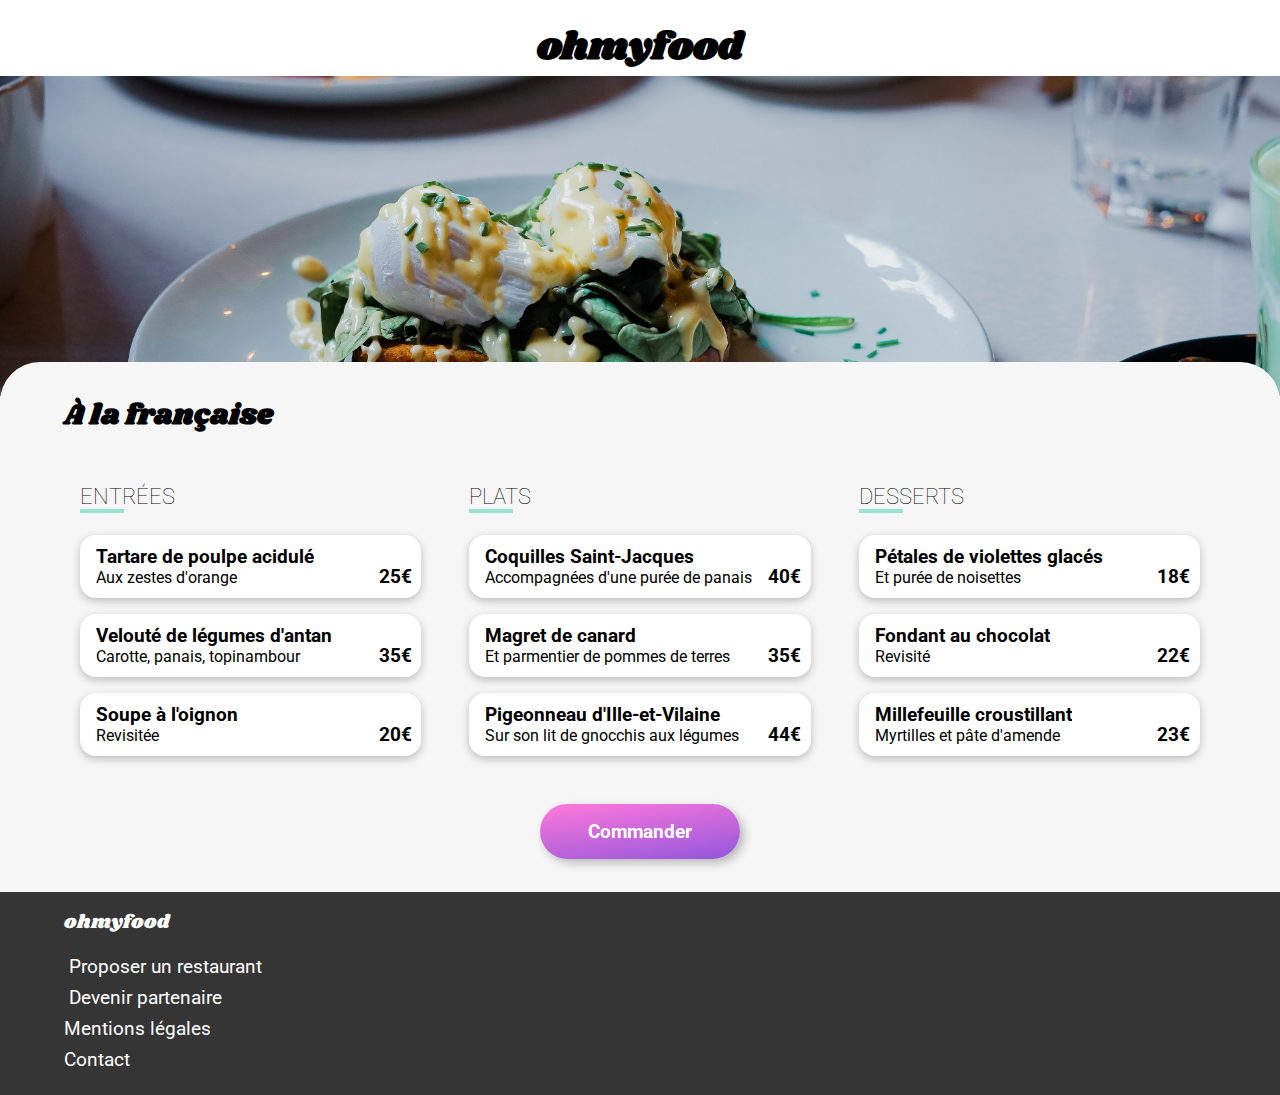
<file: html/menu3.html>
<!doctype html>
<html lang="fr">

<head>
    <meta name="viewport" content="width=device-width, initial-scale=1">
    <meta charset="utf-8">
    <title>Oh My Food !</title>
    <link rel="stylesheet" href="../style.css">

    <link rel="preconnect" href="https://fonts.googleapis.com">
    <link rel="preconnect" href="https://fonts.gstatic.com" crossorigin>
    <link href="https://fonts.googleapis.com/css2?family=Roboto:wght@300;400;500;700&family=Shrikhand&display=swap" rel="stylesheet">

    <link rel="stylesheet" href="https://use.fontawesome.com/releases/v5.15.4/css/all.css"
        integrity="sha384-DyZ88mC6Up2uqS4h/KRgHuoeGwBcD4Ng9SiP4dIRy0EXTlnuz47vAwmeGwVChigm" crossorigin="anonymous">
</head>

<body class="body">
    <header>
        <div class="logo_menu">
            <a href="index.html"><i class="fas fa-arrow-left"></i></a>
            <h1>ohmyfood</h1>
        </div>
    </header>

    <main>
        <div class="img_menu">
            <img src="../images/restaurants/toa-heftiba-DQKerTsQwi0-unsplash.jpg" alt="">
        </div>
        <div class="container_menu_menu">
            <div class="container_menu_width">
                <div class="menu_titre">
                    <h2>À la française</h2>
                    <div class="coeur coeur_menu">
                        <input type="checkbox">
                        <i class="far fa-heart fa-2x"></i>
                        <i class="fas fa-heart fa-2x"></i>
                    </div>
                </div>
                <div class="container_carte_carte">
                    <div class="container_carte card_menu1">
                        <h3>ENTRÉES</h3>
                        <div class="container_a_card">
                            <div class="card_menu">
                                <a class="a_card_menu">
                                    <div class="card_menu_text">
                                        <div class="card_menu_text_text">
                                            <h4>Tartare de poulpe acidulé</h4>
                                            <p>Aux zestes d'orange</p>
                                        </div>
                                        <div class="card_menu_text_prix">
                                            25€
                                        </div>
                                    </div>


                                    <div class="icon_menu_slider">
                                        <i class="fas fa-check"></i>
                                    </div>
                                </a>
                            </div>


                            <div class="card_menu">
                                <a class="a_card_menu">
                                    <div class="card_menu_text">
                                        <div class="card_menu_text_text">
                                            <h4>Velouté de légumes d'antan</h4>
                                            <p>Carotte, panais, topinambour</p>
                                        </div>
                                        <div class="card_menu_text_prix">
                                            35€
                                        </div>
                                    </div>


                                    <div class="icon_menu_slider">
                                        <i class="fas fa-check"></i>
                                    </div>
                                </a>
                            </div>

                            <div class="card_menu">
                                <a class="a_card_menu">
                                    <div class="card_menu_text">
                                        <div class="card_menu_text_text">
                                            <h4>Soupe à l'oignon</h4>
                                            <p>Revisitée</p>
                                        </div>
                                        <div class="card_menu_text_prix">
                                            20€
                                        </div>
                                    </div>


                                    <div class="icon_menu_slider">
                                        <i class="fas fa-check"></i>
                                    </div>
                                </a>
                            </div>
                        </div>
                    </div>
                    <div class="container_carte card_menu2">
                        <h3>PLATS</h3>
                        <div class="container_a_card">
                            <div class="card_menu">
                                <a class="a_card_menu">
                                    <div class="card_menu_text">
                                        <div class="card_menu_text_text">
                                            <h4>Coquilles Saint-Jacques</h4>
                                            <p>Accompagnées d'une purée de panais</p>
                                        </div>
                                        <div class="card_menu_text_prix">
                                            40€
                                        </div>
                                    </div>


                                    <div class="icon_menu_slider">
                                        <i class="fas fa-check"></i>
                                    </div>
                                </a>
                            </div>


                            <div class="card_menu">
                                <a class="a_card_menu">
                                    <div class="card_menu_text">
                                        <div class="card_menu_text_text">
                                            <h4>Magret de canard</h4>
                                            <p>Et parmentier de pommes de terres</p>
                                        </div>
                                        <div class="card_menu_text_prix">
                                            35€
                                        </div>
                                    </div>


                                    <div class="icon_menu_slider">
                                        <i class="fas fa-check"></i>
                                    </div>
                                </a>
                            </div>

                            <div class="card_menu">
                                <a class="a_card_menu">
                                    <div class="card_menu_text">
                                        <div class="card_menu_text_text">
                                            <h4>Pigeonneau d'Ille-et-Vilaine</h4>
                                            <p>Sur son lit de gnocchis aux légumes</p>
                                        </div>
                                        <div class="card_menu_text_prix">
                                            44€
                                        </div>
                                    </div>


                                    <div class="icon_menu_slider">
                                        <i class="fas fa-check"></i>
                                    </div>
                                </a>
                            </div>
                        </div>
                    </div>
                    <div class="container_carte card_menu3">
                        <h3>DESSERTS</h3>
                        <div class="container_a_card">
                            <div class="card_menu">
                                <a class="a_card_menu">
                                    <div class="card_menu_text">
                                        <div class="card_menu_text_text">
                                            <h4>Pétales de violettes glacés</h4>
                                            <p>Et purée de noisettes</p>
                                        </div>
                                        <div class="card_menu_text_prix">
                                            18€
                                        </div>
                                    </div>


                                    <div class="icon_menu_slider">
                                        <i class="fas fa-check"></i>
                                    </div>
                                </a>
                            </div>


                            <div class="card_menu">
                                <a class="a_card_menu">
                                    <div class="card_menu_text">
                                        <div class="card_menu_text_text">
                                            <h4>Fondant au chocolat</h4>
                                            <p>Revisité</p>
                                        </div>
                                        <div class="card_menu_text_prix">
                                            22€
                                        </div>
                                    </div>


                                    <div class="icon_menu_slider">
                                        <i class="fas fa-check"></i>
                                    </div>
                                </a>
                            </div>

                            <div class="card_menu">
                                <a class="a_card_menu">
                                    <div class="card_menu_text">
                                        <div class="card_menu_text_text">
                                            <h4>Millefeuille croustillant</h4>
                                            <p>Myrtilles et pâte d'amende</p>
                                        </div>
                                        <div class="card_menu_text_prix">
                                            23€
                                        </div>
                                    </div>


                                    <div class="icon_menu_slider">
                                        <i class="fas fa-check"></i>
                                    </div>
                                </a>
                            </div>
                        </div>


                    </div>
                </div>
                <div class="container_btn">
                    <a class="btn_commander">Commander</a>
                </div>
            </div>
        </div>
    </main>

    <footer>
        <div class="container_footer">
            <p class="footer_titre">ohmyfood</p>
            <div class="footer_text">
                <ul class="footer_ul">
                    <li class="footer_li">
                        <a href="#"><i class="fas fa-fw fa-utensils"></i>Proposer un restaurant</a>
                    </li>
                    <li class="footer_li">
                        <a href="#"><i class="fas fa-fw fa-hands-helping"></i>Devenir partenaire</a>
                    </li>
                    <li class="footer_li">
                        <a href="#">Mentions légales</a>
                    </li>
                    <li class="footer_li">
                        <a href="mailto:contact@ohmyfood.com">Contact</a>
                    </li>
                </ul>
            </div>
        </div>
    </footer>

</body>

</html>
</file>
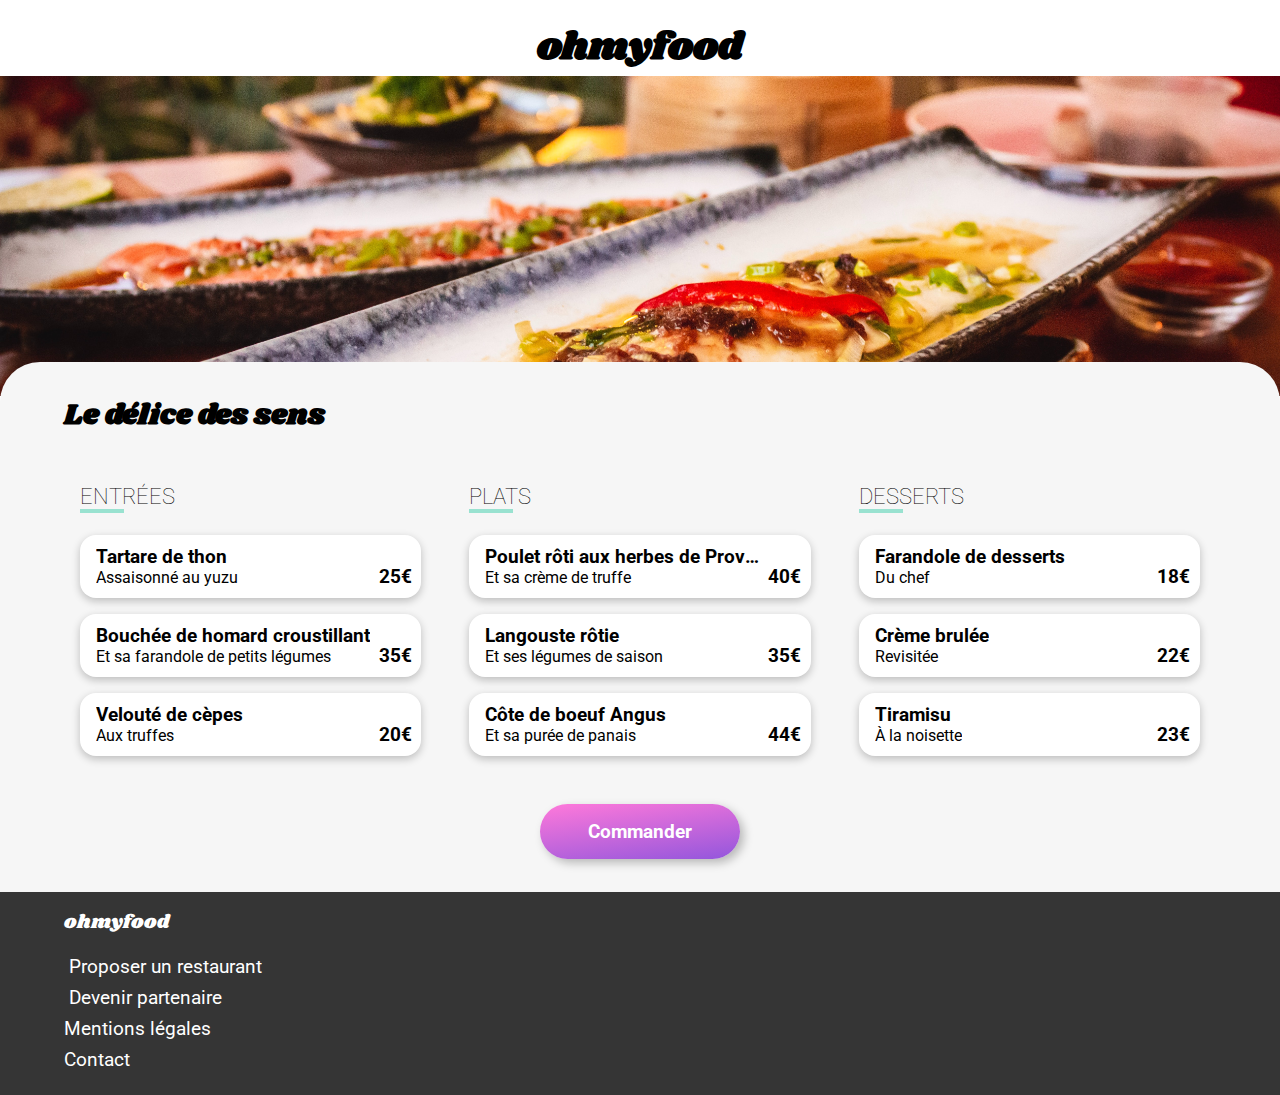
<file: html/menu4.html>
<!doctype html>
<html lang="fr">

<head>
    <meta name="viewport" content="width=device-width, initial-scale=1">
    <meta charset="utf-8">
    <title>Oh My Food !</title>
    <link rel="stylesheet" href="../style.css">

    <link rel="preconnect" href="https://fonts.googleapis.com">
    <link rel="preconnect" href="https://fonts.gstatic.com" crossorigin>
    <link href="https://fonts.googleapis.com/css2?family=Roboto:wght@300;400;500;700&family=Shrikhand&display=swap" rel="stylesheet">

    <link rel="stylesheet" href="https://use.fontawesome.com/releases/v5.15.4/css/all.css"
        integrity="sha384-DyZ88mC6Up2uqS4h/KRgHuoeGwBcD4Ng9SiP4dIRy0EXTlnuz47vAwmeGwVChigm" crossorigin="anonymous">
</head>

<body class="body">
    <header>
        <div class="logo_menu">
            <a href="index.html"><i class="fas fa-arrow-left"></i></a>
            <h1>ohmyfood</h1>
        </div>
    </header>

    <main>
        <div class="img_menu">
            <img src="../images/restaurants/louis-hansel-shotsoflouis-qNBGVyOCY8Q-unsplash.jpg" alt="">
        </div>
        <div class="container_menu_menu">
            <div class="container_menu_width">
                <div class="menu_titre">
                    <h2>Le délice des sens</h2>
                    <div class="coeur coeur_menu">
                        <input type="checkbox">
                        <i class="far fa-heart fa-2x"></i>
                        <i class="fas fa-heart fa-2x"></i>
                    </div>
                </div>
                <div class="container_carte_carte">
                    <div class="container_carte">
                        <h3>ENTRÉES</h3>
                        <div class="container_a_card">
                            <div class="card_menu card_menu1">
                                <a class="a_card_menu">
                                    <div class="card_menu_text">
                                        <div class="card_menu_text_text">
                                            <h4>Tartare de thon</h4>
                                            <p>Assaisonné au yuzu</p>
                                        </div>
                                        <div class="card_menu_text_prix">
                                            25€
                                        </div>
                                    </div>


                                    <div class="icon_menu_slider">
                                        <i class="fas fa-check"></i>
                                    </div>
                                </a>
                            </div>


                            <div class="card_menu card_menu2">
                                <a class="a_card_menu">
                                    <div class="card_menu_text">
                                        <div class="card_menu_text_text">
                                            <h4>Bouchée de homard croustillant</h4>
                                            <p>Et sa farandole de petits légumes</p>
                                        </div>
                                        <div class="card_menu_text_prix">
                                            35€
                                        </div>
                                    </div>


                                    <div class="icon_menu_slider">
                                        <i class="fas fa-check"></i>
                                    </div>
                                </a>
                            </div>

                            <div class="card_menu card_menu3">
                                <a class="a_card_menu">
                                    <div class="card_menu_text">
                                        <div class="card_menu_text_text">
                                            <h4>Velouté de cèpes</h4>
                                            <p>Aux truffes</p>
                                        </div>
                                        <div class="card_menu_text_prix">
                                            20€
                                        </div>
                                    </div>


                                    <div class="icon_menu_slider">
                                        <i class="fas fa-check"></i>
                                    </div>
                                </a>
                            </div>
                        </div>
                    </div>
                    <div class="container_carte">
                        <h3>PLATS</h3>
                        <div class="container_a_card">
                            <div class="card_menu card_menu1">
                                <a class="a_card_menu">
                                    <div class="card_menu_text">
                                        <div class="card_menu_text_text">
                                            <h4>Poulet rôti aux herbes de Provence</h4>
                                            <p>Et sa crème de truffe</p>
                                        </div>
                                        <div class="card_menu_text_prix">
                                            40€
                                        </div>
                                    </div>


                                    <div class="icon_menu_slider">
                                        <i class="fas fa-check"></i>
                                    </div>
                                </a>
                            </div>


                            <div class="card_menu card_menu2">
                                <a class="a_card_menu">
                                    <div class="card_menu_text">
                                        <div class="card_menu_text_text">
                                            <h4>Langouste rôtie</h4>
                                            <p>Et ses légumes de saison</p>
                                        </div>
                                        <div class="card_menu_text_prix">
                                            35€
                                        </div>
                                    </div>


                                    <div class="icon_menu_slider">
                                        <i class="fas fa-check"></i>
                                    </div>
                                </a>
                            </div>

                            <div class="card_menu card_menu3">
                                <a class="a_card_menu">
                                    <div class="card_menu_text">
                                        <div class="card_menu_text_text">
                                            <h4>Côte de boeuf Angus</h4>
                                            <p>Et sa purée de panais</p>
                                        </div>
                                        <div class="card_menu_text_prix">
                                            44€
                                        </div>
                                    </div>


                                    <div class="icon_menu_slider">
                                        <i class="fas fa-check"></i>
                                    </div>
                                </a>
                            </div>
                        </div>
                    </div>
                    <div class="container_carte">
                        <h3>DESSERTS</h3>
                        <div class="container_a_card">
                            <div class="card_menu card_menu1">
                                <a class="a_card_menu">
                                    <div class="card_menu_text">
                                        <div class="card_menu_text_text">
                                            <h4>Farandole de desserts</h4>
                                            <p>Du chef</p>
                                        </div>
                                        <div class="card_menu_text_prix">
                                            18€
                                        </div>
                                    </div>


                                    <div class="icon_menu_slider">
                                        <i class="fas fa-check"></i>
                                    </div>
                                </a>
                            </div>


                            <div class="card_menu card_menu2">
                                <a class="a_card_menu">
                                    <div class="card_menu_text">
                                        <div class="card_menu_text_text">
                                            <h4>Crème brulée</h4>
                                            <p>Revisitée</p>
                                        </div>
                                        <div class="card_menu_text_prix">
                                            22€
                                        </div>
                                    </div>


                                    <div class="icon_menu_slider">
                                        <i class="fas fa-check"></i>
                                    </div>
                                </a>
                            </div>

                            <div class="card_menu card_menu3">
                                <a class="a_card_menu">
                                    <div class="card_menu_text">
                                        <div class="card_menu_text_text">
                                            <h4>Tiramisu</h4>
                                            <p>À la noisette</p>
                                        </div>
                                        <div class="card_menu_text_prix">
                                            23€
                                        </div>
                                    </div>


                                    <div class="icon_menu_slider">
                                        <i class="fas fa-check"></i>
                                    </div>
                                </a>
                            </div>
                        </div>
                    </div>




                </div>
                <div class="container_btn">
                    <a class="btn_commander">Commander</a>
                </div>
            </div>
        </div>
    </main>

    <footer>
        <div class="container_footer">
            <p class="footer_titre">ohmyfood</p>
            <div class="footer_text">
                <ul class="footer_ul">
                    <li class="footer_li">
                        <a href="#"><i class="fas fa-fw fa-utensils"></i>Proposer un restaurant</a>
                    </li>
                    <li class="footer_li">
                        <a href="#"><i class="fas fa-fw fa-hands-helping"></i>Devenir partenaire</a>
                    </li>
                    <li class="footer_li">
                        <a href="#">Mentions légales</a>
                    </li>
                    <li class="footer_li">
                        <a href="mailto:contact@ohmyfood.com">Contact</a>
                    </li>
                </ul>
            </div>
        </div>
    </footer>

</body>

</html>
</file>
<file: style.css>
* {
  font-family: "Roboto", sans-serif;
}

body {
  margin: 0;
  font-family: "Roboto", sans-serif;
}

.loader {
  position: fixed;
  width: 100%;
  height: 100%;
  display: flex;
  align-items: center;
  justify-content: center;
  background-color: #ffffffb0;
  animation: stop_loader 0.1s;
  animation-delay: 2.9s;
  animation-fill-mode: both;
  z-index: 5;
  top: 0;
}

.loader_spin {
  border: 5px solid #99E2D0;
  border-top: 5px solid #9356DC;
  border-radius: 50%;
  width: 70px;
  height: 70px;
  animation: loading 1s ease-in-out;
  animation-iteration-count: 3;
}

@keyframes loading {
  0% {
    transform: rotate(0deg);
  }
  100% {
    transform: rotate(360deg);
  }
}
@keyframes stop_loader {
  100% {
    opacity: 0;
    z-index: -1;
  }
}
/*header*/
.logo h1 {
  display: flex;
  justify-content: center;
  font-family: "Shrikhand", cursive;
  margin-bottom: 0;
}

input::placeholder {
  color: black;
  font-size: 1.3rem;
  font-weight: bold;
}

.fa-map-marker-alt {
  margin-top: -8px;
}

input {
  border: none;
  background: transparent;
  margin: 1.5rem 0;
  height: 1.7rem;
}

.localisation {
  display: flex;
  justify-content: center;
  background: #eaeaea;
  border: solid 1px #eaeaea;
  margin-bottom: 0;
  box-shadow: inset 5px 11px 5px -10px #adacac;
  align-items: center;
}
.localisation h3 {
  margin-left: -10px;
}
.localisation i {
  margin-right: 10px;
}

/*main --- Haut*/
.reservation {
  display: flex;
  justify-content: center;
  background: #f6f6f6;
}
.reservation_texte {
  width: 80%;
  height: auto;
  text-align: center;
}
.reservation_texte_btn {
  margin-top: 2.5rem;
  margin-bottom: 3.125rem;
}
.reservation_texte_btn a {
  text-decoration: none;
  color: #fff;
  padding: 1.25rem;
  background: linear-gradient(-8deg, #9356DC, #FF79DA);
  border-radius: 2.5rem;
  font-weight: bold;
  transition: 0.5s;
  box-shadow: 0.25rem 0.25rem 10px rgba(0, 0, 0, 0.25);
}

.reservation_texte_btn a:hover {
  filter: brightness(110%);
  box-shadow: 0.25rem 0.25rem 10px rgba(0, 0, 0, 0.87);
}

/*main -- Milieu*/
.container_milieu {
  width: 90%;
  margin: auto;
}

.fonctionnement_etape ol {
  list-style: none;
  counter-reset: compteur;
  padding-left: 0;
}

.fonctionnement_etape_ol_li::before {
  content: counter(compteur);
  counter-increment: compteur;
  color: #fff;
  position: absolute;
  margin-left: -2.2rem;
  background-color: #9356DC;
  border-radius: 3.125rem;
  height: 1.5rem;
  width: 1.5rem;
  display: flex;
  justify-content: center;
  align-items: center;
}

.fonctionnement_etape_ol_li {
  padding: 1.5rem;
  margin: 1rem 0 1rem 0.75rem;
  box-shadow: 0.25rem 0.25rem 0.5rem rgba(0, 0, 0, 0.125);
  border-radius: 1.25rem;
  background-color: #f6f6f6;
  display: flex;
  position: relative;
}
.fonctionnement_etape_ol_li a {
  text-decoration: none;
  color: black;
  margin: auto;
  font-weight: bold;
}
.fonctionnement_etape_ol_li i {
  display: flex;
  align-items: center;
}

.fonctionnement_etape_ol_li:hover {
  background: #efe5fc;
}

.fonctionnement_etape_ol_li:hover i {
  color: #9356DC;
}

/*main -- bas*/
.container_bas {
  background: #f6f6f6;
  padding-bottom: 2.18rem;
}
.container_bas .restaurant {
  width: 90%;
  margin: auto;
}
.container_bas .card {
  background: white;
  border-radius: 1rem;
  box-shadow: rgba(100, 100, 111, 0.2) 0px 7px 29px 0px;
  position: relative;
}
.container_bas .card a {
  text-decoration: none;
  color: black;
}
.container_bas .card_img {
  width: 100%;
  height: 11rem;
  transition: 0.5s;
  border-radius: 1rem 1rem 0 0;
  object-fit: cover;
}

.container_card {
  display: flex;
  flex-direction: column;
  gap: 1.25rem;
}

.nouveau {
  position: absolute;
  margin: 0;
  top: 1rem;
  right: 1rem;
  background: #99E2D0;
  padding: 0.3rem;
  font-weight: bold;
  border-radius: 3px;
  color: #038968;
}

.texte_card h3 {
  margin-top: 0.6rem;
  margin-bottom: 0.3rem;
}

.texte_card p {
  margin-top: 0.5rem;
  margin-bottom: 0.5rem;
}

.container_card_text {
  display: flex;
  flex-direction: row;
  justify-content: space-between;
  margin-left: 0.5rem;
  margin-right: 1rem;
}

.coeur {
  position: relative;
  display: flex;
  align-items: center;
  justify-content: center;
  margin-right: 1rem;
  z-index: 3;
}
.coeur input {
  position: absolute;
  width: 3.125rem;
  height: 3.125rem;
  cursor: pointer;
  opacity: 0;
  z-index: 3;
}
.coeur i {
  position: absolute;
}
.coeur .fas {
  opacity: 0;
  transition-duration: 0.5s;
  background: -webkit-gradient(linear, left top, left bottom, from(#9356DC), to(#FF79DA));
  -webkit-background-clip: text;
  -webkit-text-fill-color: transparent;
}
.coeur input:checked ~ .far {
  transition-duration: 0.5s;
  opacity: 0;
}
.coeur input:checked ~ .fas {
  transition-duration: 0.5s;
  opacity: 1;
}

/* footer*/
footer {
  width: 100%;
  position: relative;
  right: 0;
  left: 0;
  bottom: 0;
  background: #353535;
}

.container_footer {
  width: 90%;
  margin: auto;
  padding-top: 1rem;
  padding-bottom: 1.5rem;
}
.container_footer .footer_titre {
  font-family: "Shrikhand", cursive;
  margin: 0;
  color: white;
}
.container_footer .footer_ul {
  margin-bottom: 0;
  list-style: none;
  padding-left: 0;
}
.container_footer li {
  margin-bottom: 0.5rem;
}
.container_footer li:last-child {
  margin-bottom: 0;
}
.container_footer .footer_li a {
  text-decoration: none;
  color: white;
}
.container_footer .footer_li i {
  margin-right: 0.3rem;
}

@media screen and (min-width: 768px) {
  .container_card {
    display: grid;
    grid-template-columns: 1fr 1fr;
    width: 100%;
    gap: 1.25rem;
  }

  .card_img {
    height: 13rem;
  }

  .fonctionnement_etape ol {
    display: flex;
    flex-direction: row;
    gap: 15%;
  }
  .fonctionnement_etape ol li {
    margin: 0;
    width: 100%;
  }
  .fonctionnement_etape ol li a {
    text-align: center;
  }
}
header {
  background: white;
}

.logo_menu h1 {
  text-align: center;
  font-family: "Shrikhand", cursive;
  margin: 0;
  padding-top: 1.25rem;
}
.logo_menu a {
  position: absolute;
  color: black;
  cursor: pointer;
  top: 1.9rem;
  left: 0.6rem;
  font-size: 1.5rem;
}

.img_menu {
  width: 100%;
}
.img_menu img {
  width: 100%;
  height: 13.75rem;
  object-fit: cover;
}

.container_menu_menu {
  background: #f6f6f6;
  border-radius: 2.5rem 2.5rem 0 0;
  margin-top: -3.125rem;
  position: relative;
  right: 0;
  left: 0;
}
.container_menu_menu .container_menu_width {
  width: 90%;
  margin: auto;
  padding-bottom: 1px;
}
.container_menu_menu .container_menu_width .menu_titre {
  display: flex;
  justify-content: space-between;
  align-items: center;
  margin-top: 0.7rem;
}
.container_menu_menu .container_menu_width .menu_titre h2 {
  margin-top: 2rem;
  font-family: "Shrikhand", cursive;
}
.container_menu_menu .container_menu_width .menu_titre i {
  font-size: 1.5rem;
}

.container_carte h3::after {
  content: " ";
  background: #99e2d0;
  display: flex;
  width: 2.75rem;
  height: 0.25rem;
}

.a_card_menu {
  text-decoration: none;
  color: black;
  width: 100%;
  display: flex;
  cursor: pointer;
}

.card_menu {
  background: #fff;
  border-radius: 1rem;
  box-shadow: rgba(0, 0, 0, 0.24) 0px 3px 8px;
  overflow: hidden;
}
.card_menu_text h4 {
  margin: 0;
}
.card_menu_text p {
  margin: 0;
  font-size: 1rem;
}

.container_carte h3 {
  font-weight: 100;
}

.container_btn {
  width: fit-content;
  margin: 2rem auto;
}
.container_btn .btn_commander {
  text-decoration: none;
  color: #fff;
  padding: 1rem 3rem;
  background: linear-gradient(-8deg, #9356DC, #FF79DA);
  border-radius: 40px;
  font-weight: bold;
  transition: 0.5s;
  cursor: pointer;
  display: block;
  box-shadow: 0.25rem 0.25rem 10px rgba(0, 0, 0, 0.25);
}
.container_btn .btn_commander:hover {
  filter: brightness(110%);
  box-shadow: 0.25rem 0.25rem 10px rgba(0, 0, 0, 0.87);
}

.card_menu_text_prix {
  font-weight: bold;
  padding-top: 1.25rem;
  padding-right: 0.6rem;
}

.card_menu_text {
  width: 100%;
  display: flex;
  flex-direction: row;
  justify-content: space-between;
  align-items: center;
  overflow: hidden;
}

.card_menu_text_text {
  overflow: hidden;
  margin-left: 1rem;
}
.card_menu_text_text h4 {
  white-space: nowrap;
  text-overflow: ellipsis;
  overflow: hidden;
}
.card_menu_text_text p {
  white-space: nowrap;
  text-overflow: ellipsis;
  overflow: hidden;
}

.icon_menu_slider {
  padding: 20px;
  background: #99E2D0;
  border-radius: 0 1rem 1rem 0;
  margin-right: -7rem;
  margin-left: 0.8rem;
  transition-duration: 0.5s;
  transition-timing-function: ease;
}
.icon_menu_slider i {
  color: #99E2D0;
  background: #fff;
  border-radius: 50%;
  padding: 0.3rem;
}

.card_menu:hover .icon_menu_slider {
  margin-right: 0;
  transition-duration: 0.5s;
  transition-timing-function: ease;
}

.card_menu:hover i {
  transform: rotate(360deg);
  transition-duration: 0.5s;
}

.coeur_menu {
  display: flex;
  align-items: center;
  margin-top: 0.5rem;
  margin-right: 2rem;
}

@keyframes apparition {
  from {
    transform: translateY(10%);
    opacity: 0;
  }
  to {
    transform: translateY(0);
    opacity: 1;
  }
}
.card_menu {
  animation: apparition 0.5s ease-in both;
}

.card_menu2 {
  animation-delay: 0.3s;
}

.card_menu3 {
  animation-delay: 0.6s;
}

.card_menu4 {
  animation-delay: 0.9s;
}

.card_menu {
  margin: 1rem 0;
}

@media screen and (min-width: 768px) {
  .container_carte_carte {
    display: grid;
    grid-template-columns: 1fr 1fr 1fr;
    gap: 1rem;
  }

  .container_carte {
    overflow: hidden;
    padding: 0 1rem;
  }

  .card_menu {
    box-shadow: rgba(0, 0, 0, 0.24) 0px 3px 8px;
    margin: 1rem 0;
  }
}
@media screen and (min-width: 1024px) {
  body {
    font-size: 1.2rem;
  }

  .container_menu_menu {
    max-width: 80rem;
    margin-left: auto;
    margin-right: auto;
  }

  .img_menu img {
    height: 20rem;
  }
}

/*# sourceMappingURL=style.css.map */
</file>
